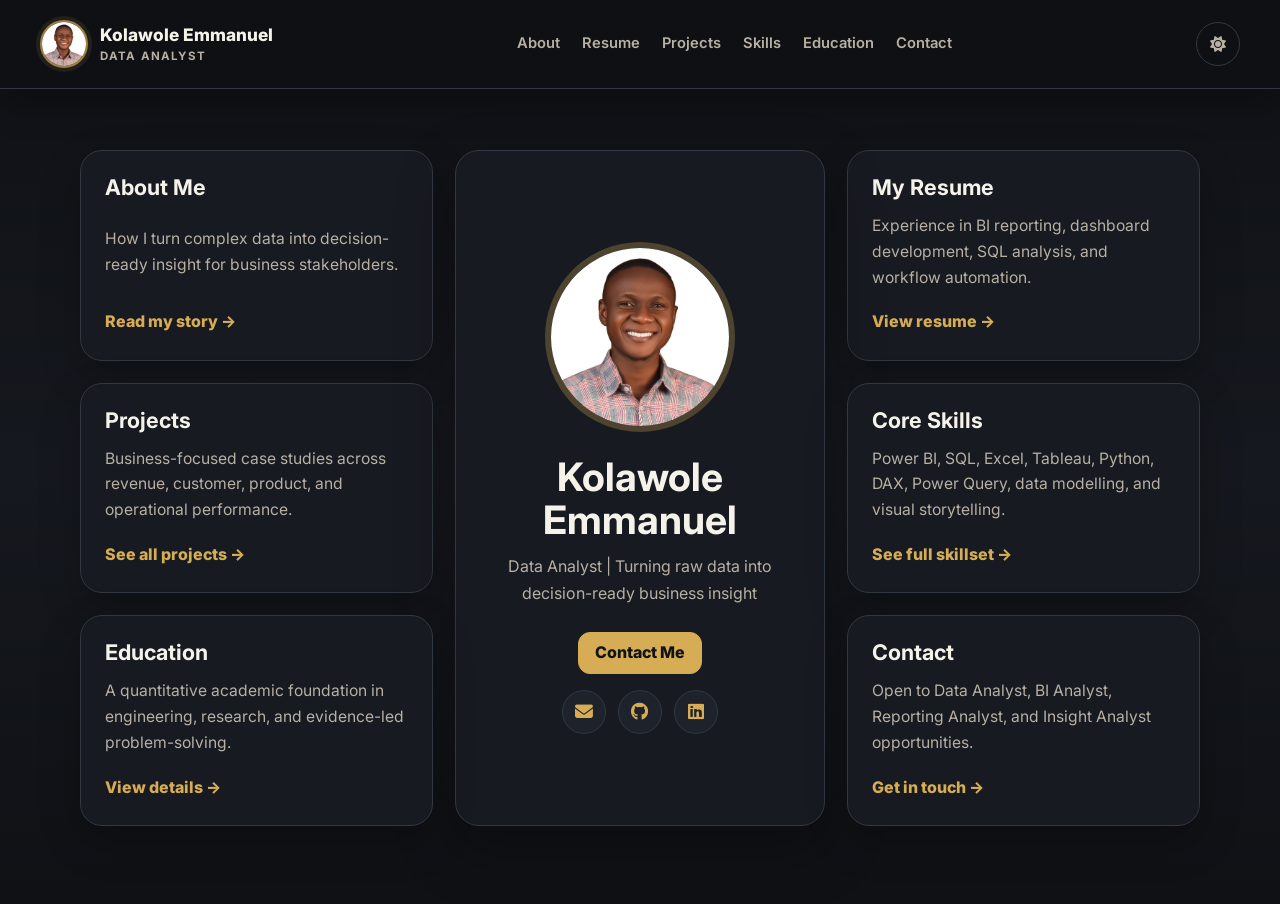
<file: index.html>
<!DOCTYPE html>
<html lang="en">
<head>
    <meta charset="UTF-8">
    <meta name="viewport" content="width=device-width, initial-scale=1.0">
    <meta name="description" content="Kolawole Emmanuel's data analytics portfolio, featuring business intelligence, dashboarding, SQL, Power BI, Tableau, Excel, and Python projects.">
    <title>Kolawole Emmanuel - Data Analyst Portfolio</title>
    <link rel="canonical" href="https://emmakola.github.io/index.html">
    <meta name="theme-color" content="#0f1115">
    <meta property="og:type" content="website">
    <meta property="og:site_name" content="Kolawole Emmanuel">
    <meta property="og:title" content="Kolawole Emmanuel - Data Analyst Portfolio">
    <meta property="og:description" content="Data analytics portfolio featuring business intelligence, dashboarding, SQL, Power BI, Tableau, Excel, and Python projects.">
    <meta property="og:url" content="https://emmakola.github.io/index.html">
    <meta property="og:image" content="https://emmakola.github.io/assets/images/profile-pic.jpg">
    <meta name="twitter:card" content="summary">
    <link rel="icon" type="image/png" sizes="32x32" href="favicon-32x32.png">
    <link rel="apple-touch-icon" href="favicon-32x32.png">
    <link rel="preconnect" href="https://fonts.googleapis.com">
    <link rel="preconnect" href="https://fonts.gstatic.com" crossorigin>
    <link href="https://fonts.googleapis.com/css2?family=Inter:wght@400;500;600;700;800&amp;display=swap" rel="stylesheet">
    <link rel="stylesheet" href="https://cdnjs.cloudflare.com/ajax/libs/font-awesome/6.4.2/css/all.min.css">
    <link rel="stylesheet" href="assets/css/style.css">
</head>
<body class="simple-portfolio">
    <a class="skip-link" href="#main-content">Skip to main content</a>
    <header class="simple-header">
        <div class="nav-shell">
            <a class="simple-brand" href="index.html" aria-label="Kolawole Emmanuel portfolio home">
                <img src="assets/images/profile-pic.jpg" alt="">
                <span><strong>Kolawole Emmanuel</strong><small>Data Analyst</small></span>
            </a>
            <button class="nav-toggle" type="button" aria-expanded="false" aria-controls="primary-navigation" aria-label="Open navigation menu">
                <i class="fas fa-bars" aria-hidden="true"></i>
            </button>
            <nav class="simple-nav" id="primary-navigation" aria-label="Main navigation">
                <a href="about.html">About</a>
                <a href="resume.html">Resume</a>
                <a href="projects.html">Projects</a>
                <a href="skills.html">Skills</a>
                <a href="education.html">Education</a>
                <a href="contact.html">Contact</a>
            </nav>
            <button class="theme-toggle" type="button" aria-label="Switch to light theme" title="Switch to light theme">
                <i class="fas fa-sun" aria-hidden="true"></i>
            </button>
        </div>
    </header>

    <main class="home-hub" id="main-content">
        <section class="hub-grid" aria-label="Portfolio overview">
            <a class="hub-card" href="about.html">
                <h2>About Me</h2>
                <p>How I turn complex data into decision-ready insight for business stakeholders.</p>
                <span>Read my story →</span>
            </a>

            <a class="hub-card" href="resume.html">
                <h2>My Resume</h2>
                <p>Experience in BI reporting, dashboard development, SQL analysis, and workflow automation.</p>
                <span>View resume →</span>
            </a>

            <a class="hub-card" href="projects.html">
                <h2>Projects</h2>
                <p>Business-focused case studies across revenue, customer, product, and operational performance.</p>
                <span>See all projects →</span>
            </a>

            <section class="hub-profile" aria-label="Profile">
                <img src="assets/images/profile-pic.jpg" alt="Kolawole Emmanuel">
                <h1>Kolawole Emmanuel</h1>
                <p>Data Analyst | Turning raw data into decision-ready business insight</p>
                <a class="hub-button" href="contact.html">Contact Me</a>
                <div class="home-social-links" aria-label="Social links">
                    <a href="mailto:emmakola20@gmail.com" aria-label="Email Kolawole Emmanuel"><i class="fas fa-envelope"></i></a>
                    <a href="https://github.com/EmmaKola" target="_blank" rel="noopener noreferrer" aria-label="GitHub profile"><i class="fab fa-github"></i></a>
                    <a href="https://www.linkedin.com/in/emmanuelokolawole" target="_blank" rel="noopener noreferrer" aria-label="LinkedIn profile"><i class="fab fa-linkedin"></i></a>
                </div>
            </section>

            <a class="hub-card" href="skills.html">
                <h2>Core Skills</h2>
                <p>Power BI, SQL, Excel, Tableau, Python, DAX, Power Query, data modelling, and visual storytelling.</p>
                <span>See full skillset →</span>
            </a>

            <a class="hub-card" href="education.html">
                <h2>Education</h2>
                <p>A quantitative academic foundation in engineering, research, and evidence-led problem-solving.</p>
                <span>View details →</span>
            </a>

            <a class="hub-card" href="contact.html">
                <h2>Contact</h2>
                <p>Open to Data Analyst, BI Analyst, Reporting Analyst, and Insight Analyst opportunities.</p>
                <span>Get in touch →</span>
            </a>
        </section>
    </main>
    <script src="assets/js/main.js" defer></script>
</body>
</html>
</file>
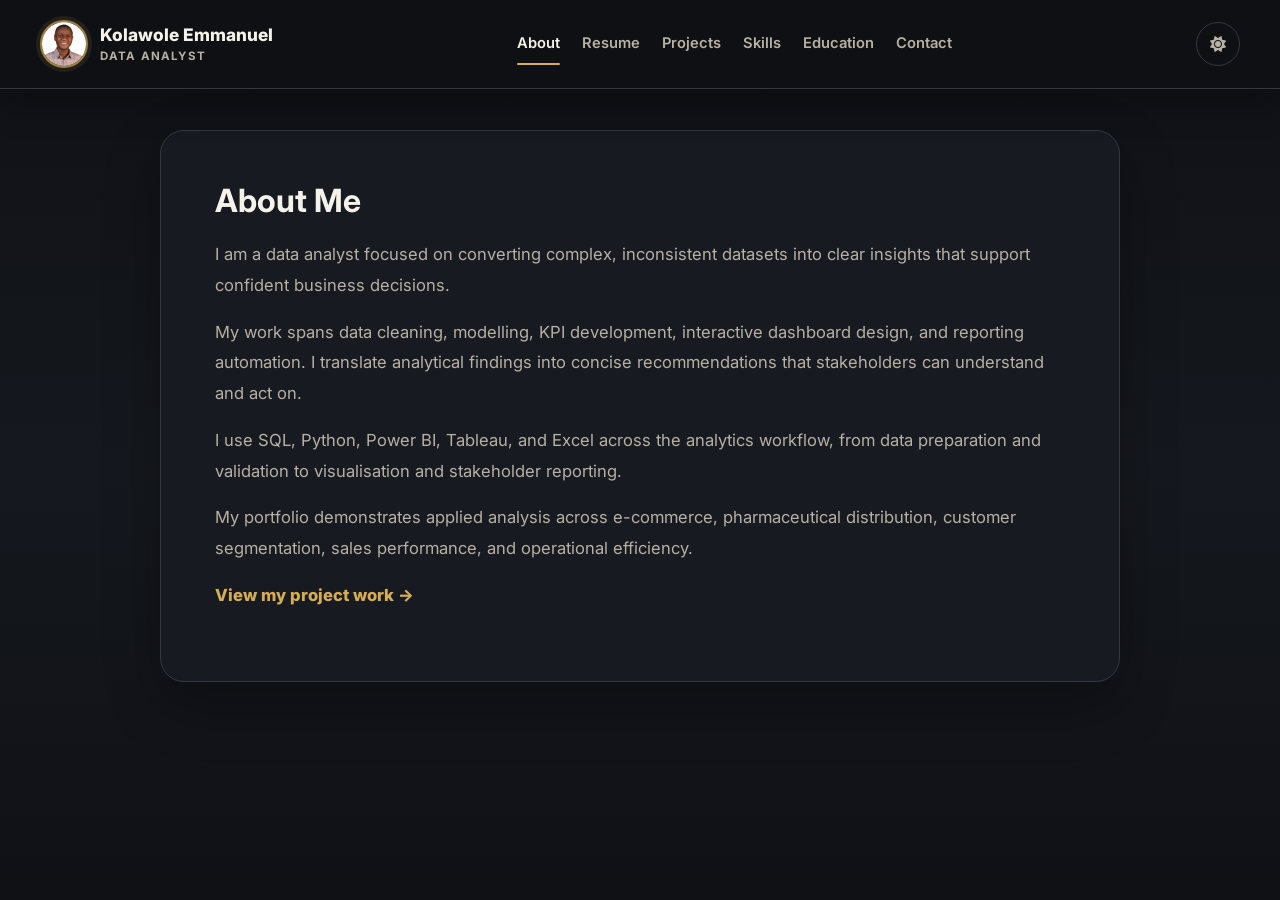
<file: about.html>
<!DOCTYPE html>
<html lang="en">
<head>
    <meta charset="UTF-8">
    <meta name="viewport" content="width=device-width, initial-scale=1.0">
    <meta name="description" content="Learn how Kolawole Emmanuel applies data analysis, business intelligence, and visual storytelling to support better decisions.">
    <title>About - Kolawole Emmanuel</title>
    <link rel="canonical" href="https://emmakola.github.io/about.html">
    <meta name="theme-color" content="#0f1115">
    <meta property="og:type" content="website">
    <meta property="og:site_name" content="Kolawole Emmanuel">
    <meta property="og:title" content="About - Kolawole Emmanuel">
    <meta property="og:description" content="How Kolawole Emmanuel applies data analysis, business intelligence, and visual storytelling to support better decisions.">
    <meta property="og:url" content="https://emmakola.github.io/about.html">
    <meta property="og:image" content="https://emmakola.github.io/assets/images/profile-pic.jpg">
    <meta name="twitter:card" content="summary">
    <link rel="icon" type="image/png" sizes="32x32" href="favicon-32x32.png">
    <link rel="stylesheet" href="https://cdnjs.cloudflare.com/ajax/libs/font-awesome/6.4.2/css/all.min.css">
    <link href="https://fonts.googleapis.com/css2?family=Inter:wght@400;500;600;700;800&amp;display=swap" rel="stylesheet">
    <link rel="stylesheet" href="assets/css/style.css">
</head>
<body class="simple-portfolio inner-page">
    <a class="skip-link" href="#main-content">Skip to main content</a>
    <header class="simple-header">
        <div class="nav-shell">
            <a class="simple-brand" href="index.html" aria-label="Kolawole Emmanuel portfolio home"><img src="assets/images/profile-pic.jpg" alt=""><span><strong>Kolawole Emmanuel</strong><small>Data Analyst</small></span></a>
            <button class="nav-toggle" type="button" aria-expanded="false" aria-controls="primary-navigation" aria-label="Open navigation menu"><i class="fas fa-bars" aria-hidden="true"></i></button>
            <nav class="simple-nav" id="primary-navigation" aria-label="Main navigation"><a href="about.html">About</a><a href="resume.html">Resume</a><a href="projects.html">Projects</a><a href="skills.html">Skills</a><a href="education.html">Education</a><a href="contact.html">Contact</a></nav>
            <button class="theme-toggle" type="button" aria-label="Switch to light theme" title="Switch to light theme"><i class="fas fa-sun" aria-hidden="true"></i></button>
        </div>
    </header>

    <main class="simple-main" id="main-content">
        <section class="simple-content">
            <h1>About Me</h1>
            <p>I am a data analyst focused on converting complex, inconsistent datasets into clear insights that support confident business decisions.</p>
            <p>My work spans data cleaning, modelling, KPI development, interactive dashboard design, and reporting automation. I translate analytical findings into concise recommendations that stakeholders can understand and act on.</p>
            <p>I use SQL, Python, Power BI, Tableau, and Excel across the analytics workflow, from data preparation and validation to visualisation and stakeholder reporting.</p>
            <p>My portfolio demonstrates applied analysis across e-commerce, pharmaceutical distribution, customer segmentation, sales performance, and operational efficiency.</p>
            <p><a class="simple-link" href="projects.html">View my project work →</a></p>
        </section>
    </main>
    <script src="assets/js/main.js" defer></script>
</body>
</html>
</file>
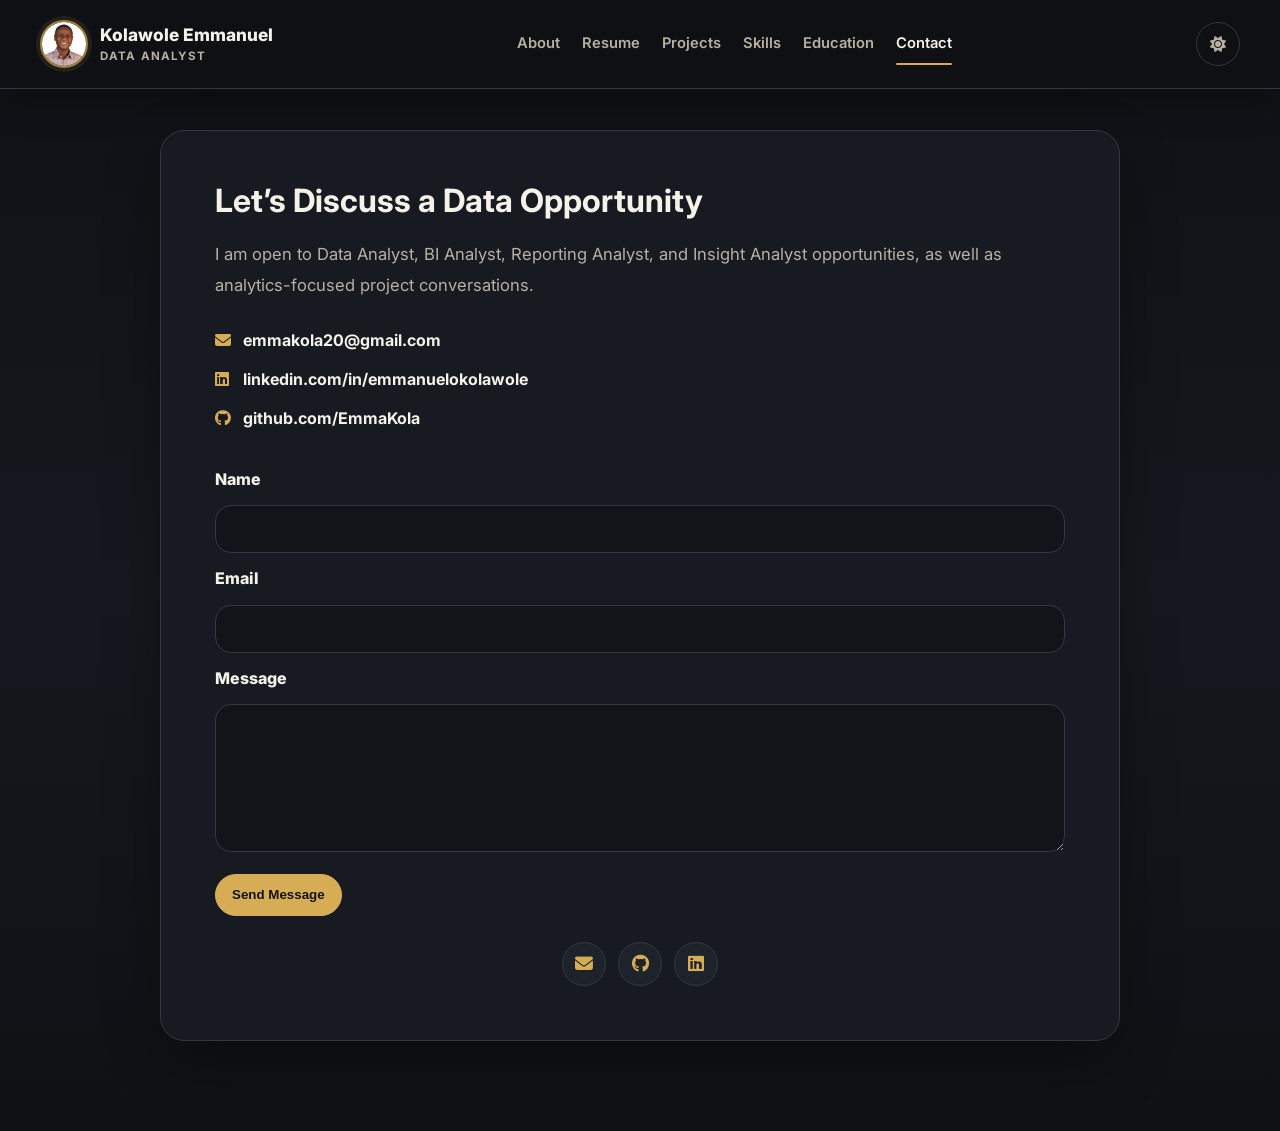
<file: contact.html>
<!DOCTYPE html>
<html lang="en">
<head>
    <meta charset="UTF-8">
    <meta name="viewport" content="width=device-width, initial-scale=1.0">
    <meta name="description" content="Contact data analyst Kolawole Emmanuel about business intelligence, reporting, dashboarding, and analytics opportunities.">
    <title>Contact - Kolawole Emmanuel</title>
    <link rel="canonical" href="https://emmakola.github.io/contact.html">
    <meta name="theme-color" content="#0f1115">
    <meta property="og:type" content="website">
    <meta property="og:site_name" content="Kolawole Emmanuel">
    <meta property="og:title" content="Contact - Kolawole Emmanuel">
    <meta property="og:description" content="Contact data analyst Kolawole Emmanuel about business intelligence, reporting, dashboarding, and analytics opportunities.">
    <meta property="og:url" content="https://emmakola.github.io/contact.html">
    <meta property="og:image" content="https://emmakola.github.io/assets/images/profile-pic.jpg">
    <meta name="twitter:card" content="summary">
    <link rel="icon" type="image/png" sizes="32x32" href="favicon-32x32.png">
    <link rel="stylesheet" href="https://cdnjs.cloudflare.com/ajax/libs/font-awesome/6.4.2/css/all.min.css">
    <link href="https://fonts.googleapis.com/css2?family=Inter:wght@400;500;600;700;800&amp;display=swap" rel="stylesheet">
    <link rel="stylesheet" href="assets/css/style.css">
</head>
<body class="simple-portfolio inner-page">
    <a class="skip-link" href="#main-content">Skip to main content</a>
    <header class="simple-header">
        <div class="nav-shell">
            <a class="simple-brand" href="index.html" aria-label="Kolawole Emmanuel portfolio home"><img src="assets/images/profile-pic.jpg" alt=""><span><strong>Kolawole Emmanuel</strong><small>Data Analyst</small></span></a>
            <button class="nav-toggle" type="button" aria-expanded="false" aria-controls="primary-navigation" aria-label="Open navigation menu"><i class="fas fa-bars" aria-hidden="true"></i></button>
            <nav class="simple-nav" id="primary-navigation" aria-label="Main navigation"><a href="about.html">About</a><a href="resume.html">Resume</a><a href="projects.html">Projects</a><a href="skills.html">Skills</a><a href="education.html">Education</a><a href="contact.html">Contact</a></nav>
            <button class="theme-toggle" type="button" aria-label="Switch to light theme" title="Switch to light theme"><i class="fas fa-sun" aria-hidden="true"></i></button>
        </div>
    </header>

    <main class="simple-main" id="main-content">
        <section class="simple-content contact-content">
            <h1>Let’s Discuss a Data Opportunity</h1>
            <p>I am open to Data Analyst, BI Analyst, Reporting Analyst, and Insight Analyst opportunities, as well as analytics-focused project conversations.</p>

            <div class="contact-details">
                <a href="mailto:emmakola20@gmail.com"><i class="fas fa-envelope"></i> emmakola20@gmail.com</a>
                <a href="https://www.linkedin.com/in/emmanuelokolawole" target="_blank" rel="noopener noreferrer"><i class="fab fa-linkedin"></i> linkedin.com/in/emmanuelokolawole</a>
                <a href="https://github.com/EmmaKola" target="_blank" rel="noopener noreferrer"><i class="fab fa-github"></i> github.com/EmmaKola</a>
            </div>

            <form action="https://formsubmit.co/emmakola20@gmail.com" method="POST" class="simple-form">
                <label for="name">Name</label>
                <input type="text" name="name" id="name" required>

                <label for="email">Email</label>
                <input type="email" name="email" id="email" required>

                <label for="message">Message</label>
                <textarea name="message" id="message" rows="6" required></textarea>

                <button class="simple-button" type="submit">Send Message</button>

                <div class="form-social-links" aria-label="Social links">
                    <a href="mailto:emmakola20@gmail.com" aria-label="Email Kolawole Emmanuel"><i class="fas fa-envelope"></i></a>
                    <a href="https://github.com/EmmaKola" target="_blank" rel="noopener noreferrer" aria-label="GitHub profile"><i class="fab fa-github"></i></a>
                    <a href="https://www.linkedin.com/in/emmanuelokolawole" target="_blank" rel="noopener noreferrer" aria-label="LinkedIn profile"><i class="fab fa-linkedin"></i></a>
                </div>
            </form>
        </section>
    </main>
    <script src="assets/js/main.js" defer></script>
</body>
</html>
</file>
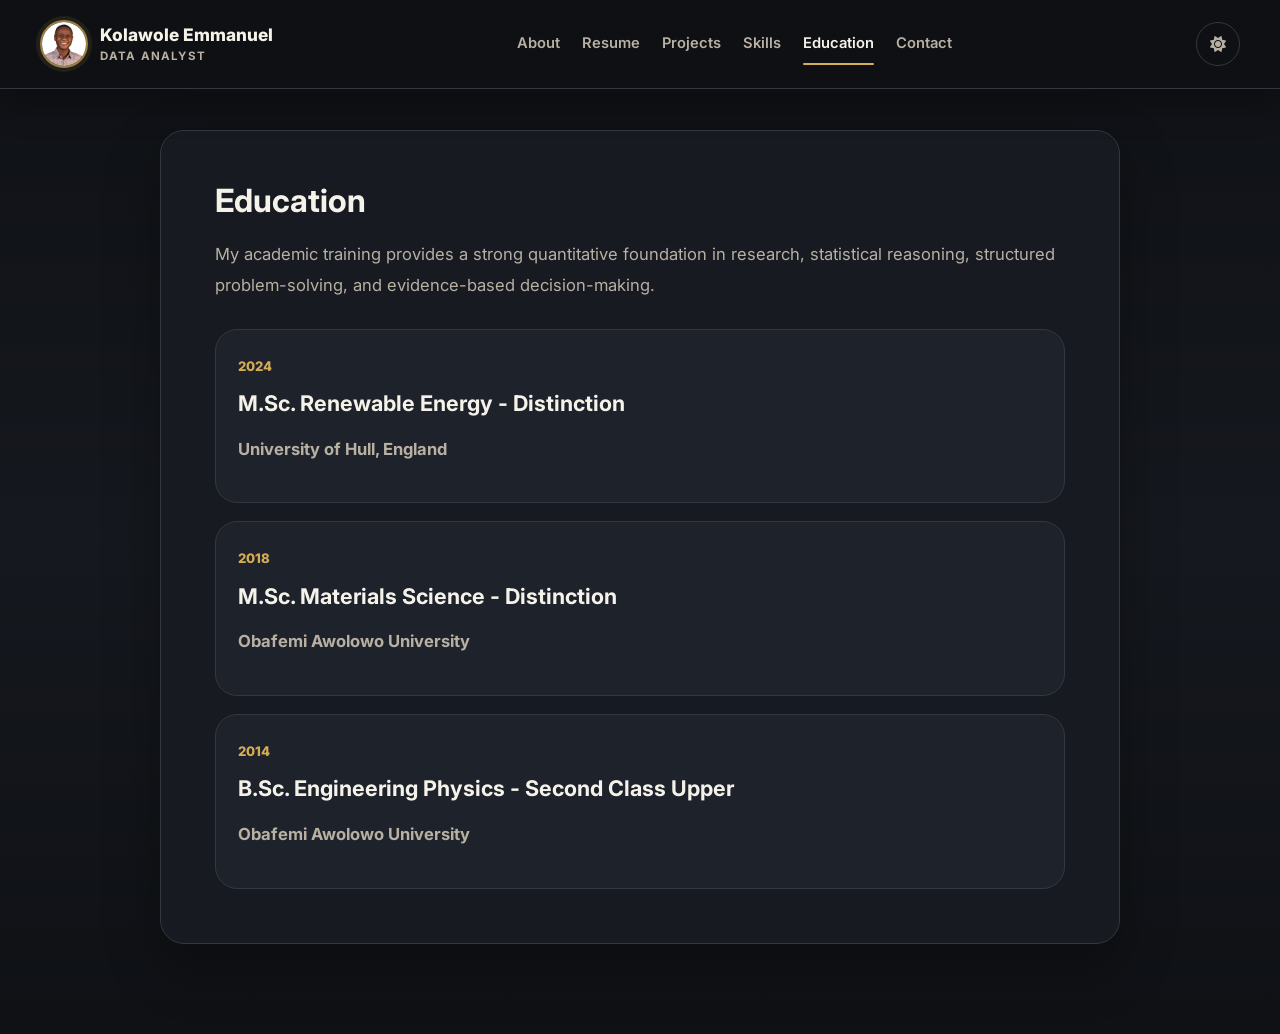
<file: education.html>
<!DOCTYPE html>
<html lang="en">
<head>
    <meta charset="UTF-8">
    <meta name="viewport" content="width=device-width, initial-scale=1.0">
    <meta name="description" content="Kolawole Emmanuel's quantitative academic background in renewable energy, materials science, engineering physics, and data analysis.">
    <title>Education - Kolawole Emmanuel</title>
    <link rel="canonical" href="https://emmakola.github.io/education.html">
    <meta name="theme-color" content="#0f1115">
    <meta property="og:type" content="website">
    <meta property="og:site_name" content="Kolawole Emmanuel">
    <meta property="og:title" content="Education - Kolawole Emmanuel">
    <meta property="og:description" content="A quantitative academic background in renewable energy, materials science, engineering physics, and data analysis.">
    <meta property="og:url" content="https://emmakola.github.io/education.html">
    <meta property="og:image" content="https://emmakola.github.io/assets/images/profile-pic.jpg">
    <meta name="twitter:card" content="summary">
    <link rel="icon" type="image/png" sizes="32x32" href="favicon-32x32.png">
    <link rel="stylesheet" href="https://cdnjs.cloudflare.com/ajax/libs/font-awesome/6.4.2/css/all.min.css">
    <link href="https://fonts.googleapis.com/css2?family=Inter:wght@400;500;600;700;800&amp;display=swap" rel="stylesheet">
    <link rel="stylesheet" href="assets/css/style.css">
</head>
<body class="simple-portfolio inner-page">
    <a class="skip-link" href="#main-content">Skip to main content</a>
    <header class="simple-header">
        <div class="nav-shell">
            <a class="simple-brand" href="index.html" aria-label="Kolawole Emmanuel portfolio home"><img src="assets/images/profile-pic.jpg" alt=""><span><strong>Kolawole Emmanuel</strong><small>Data Analyst</small></span></a>
            <button class="nav-toggle" type="button" aria-expanded="false" aria-controls="primary-navigation" aria-label="Open navigation menu"><i class="fas fa-bars" aria-hidden="true"></i></button>
            <nav class="simple-nav" id="primary-navigation" aria-label="Main navigation"><a href="about.html">About</a><a href="resume.html">Resume</a><a href="projects.html">Projects</a><a href="skills.html">Skills</a><a href="education.html">Education</a><a href="contact.html">Contact</a></nav>
            <button class="theme-toggle" type="button" aria-label="Switch to light theme" title="Switch to light theme"><i class="fas fa-sun" aria-hidden="true"></i></button>
        </div>
    </header>

    <main class="simple-main" id="main-content">
        <section class="simple-content">
            <h1>Education</h1>
            <p>My academic training provides a strong quantitative foundation in research, statistical reasoning, structured problem-solving, and evidence-based decision-making.</p>

            <div class="education-card-list">
                <article class="education-card">
                    <span>2024</span>
                    <h2>M.Sc. Renewable Energy - Distinction</h2>
                    <p><strong>University of Hull, England</strong></p>
                </article>
                <article class="education-card">
                    <span>2018</span>
                    <h2>M.Sc. Materials Science - Distinction</h2>
                    <p><strong>Obafemi Awolowo University</strong></p>
                </article>
                <article class="education-card">
                    <span>2014</span>
                    <h2>B.Sc. Engineering Physics - Second Class Upper</h2>
                    <p><strong>Obafemi Awolowo University</strong></p>
                </article>
            </div>
        </section>
    </main>
    <script src="assets/js/main.js" defer></script>
</body>
</html>
</file>
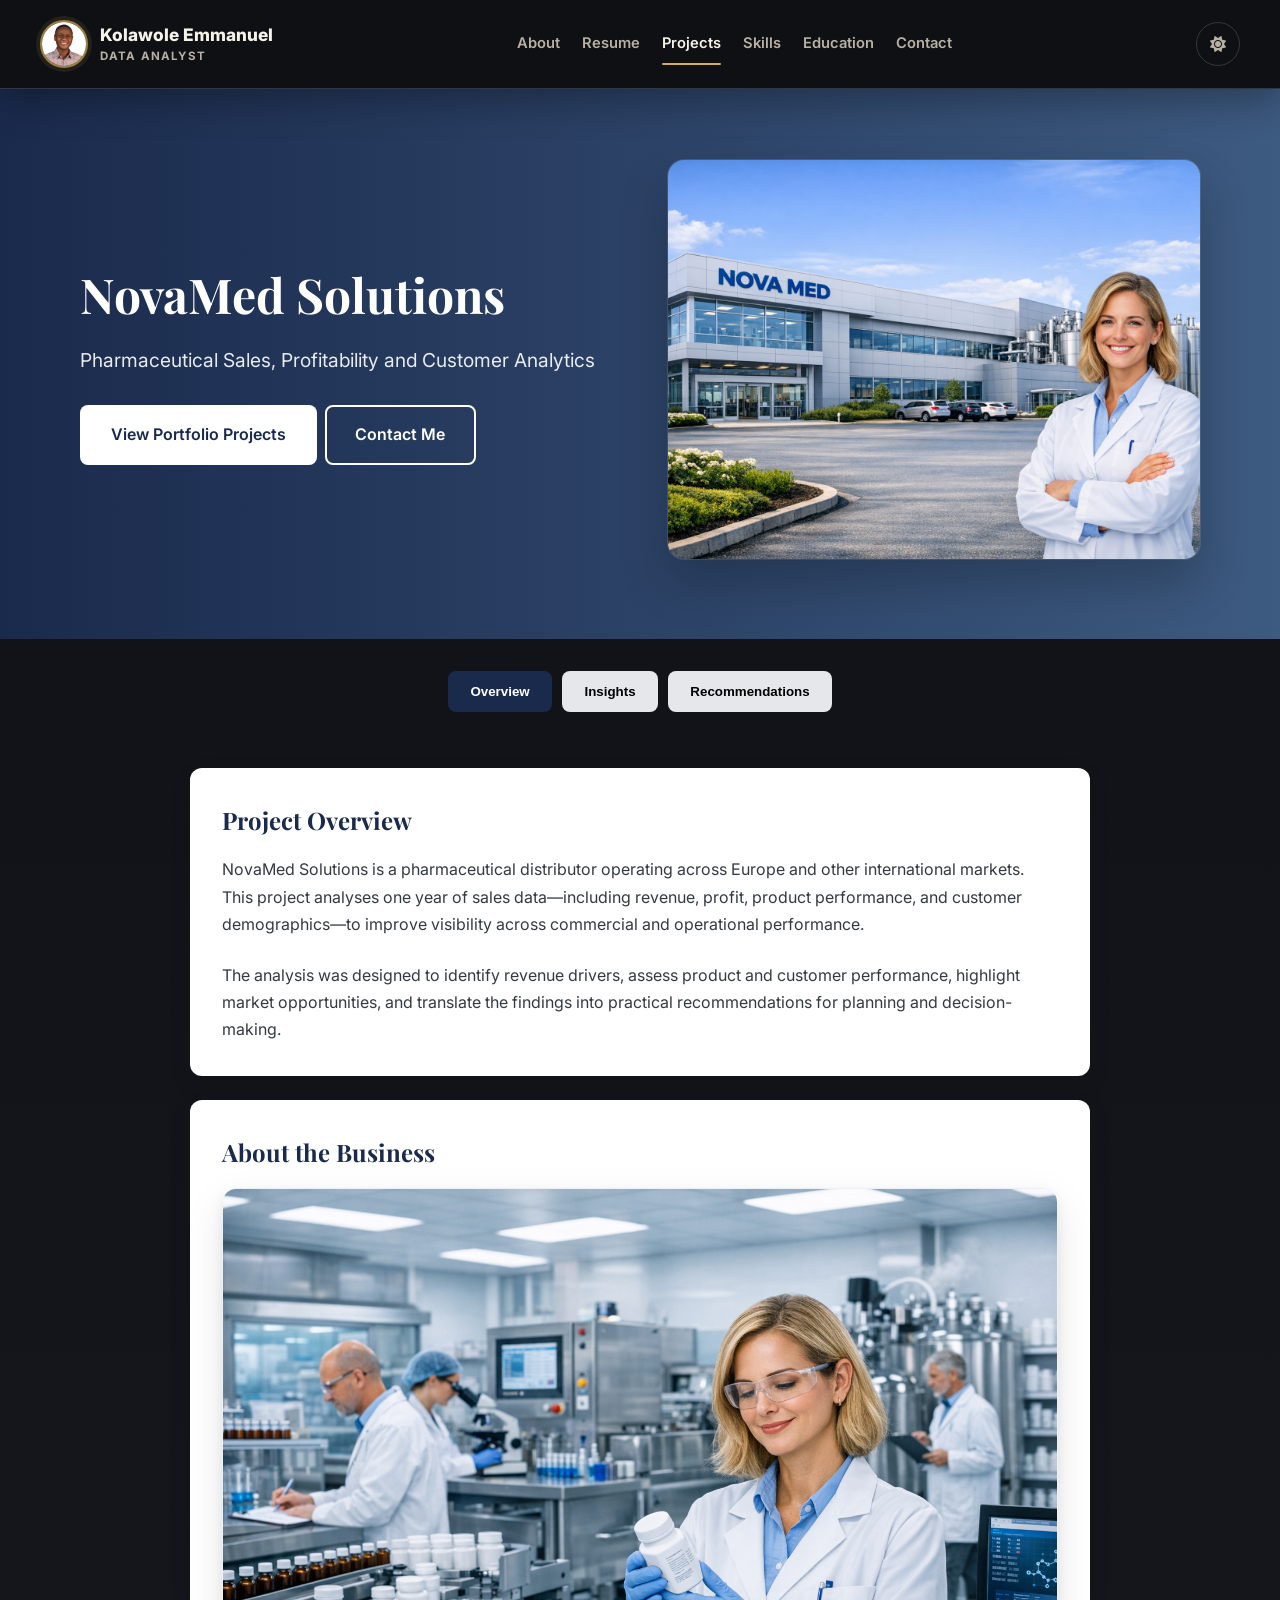
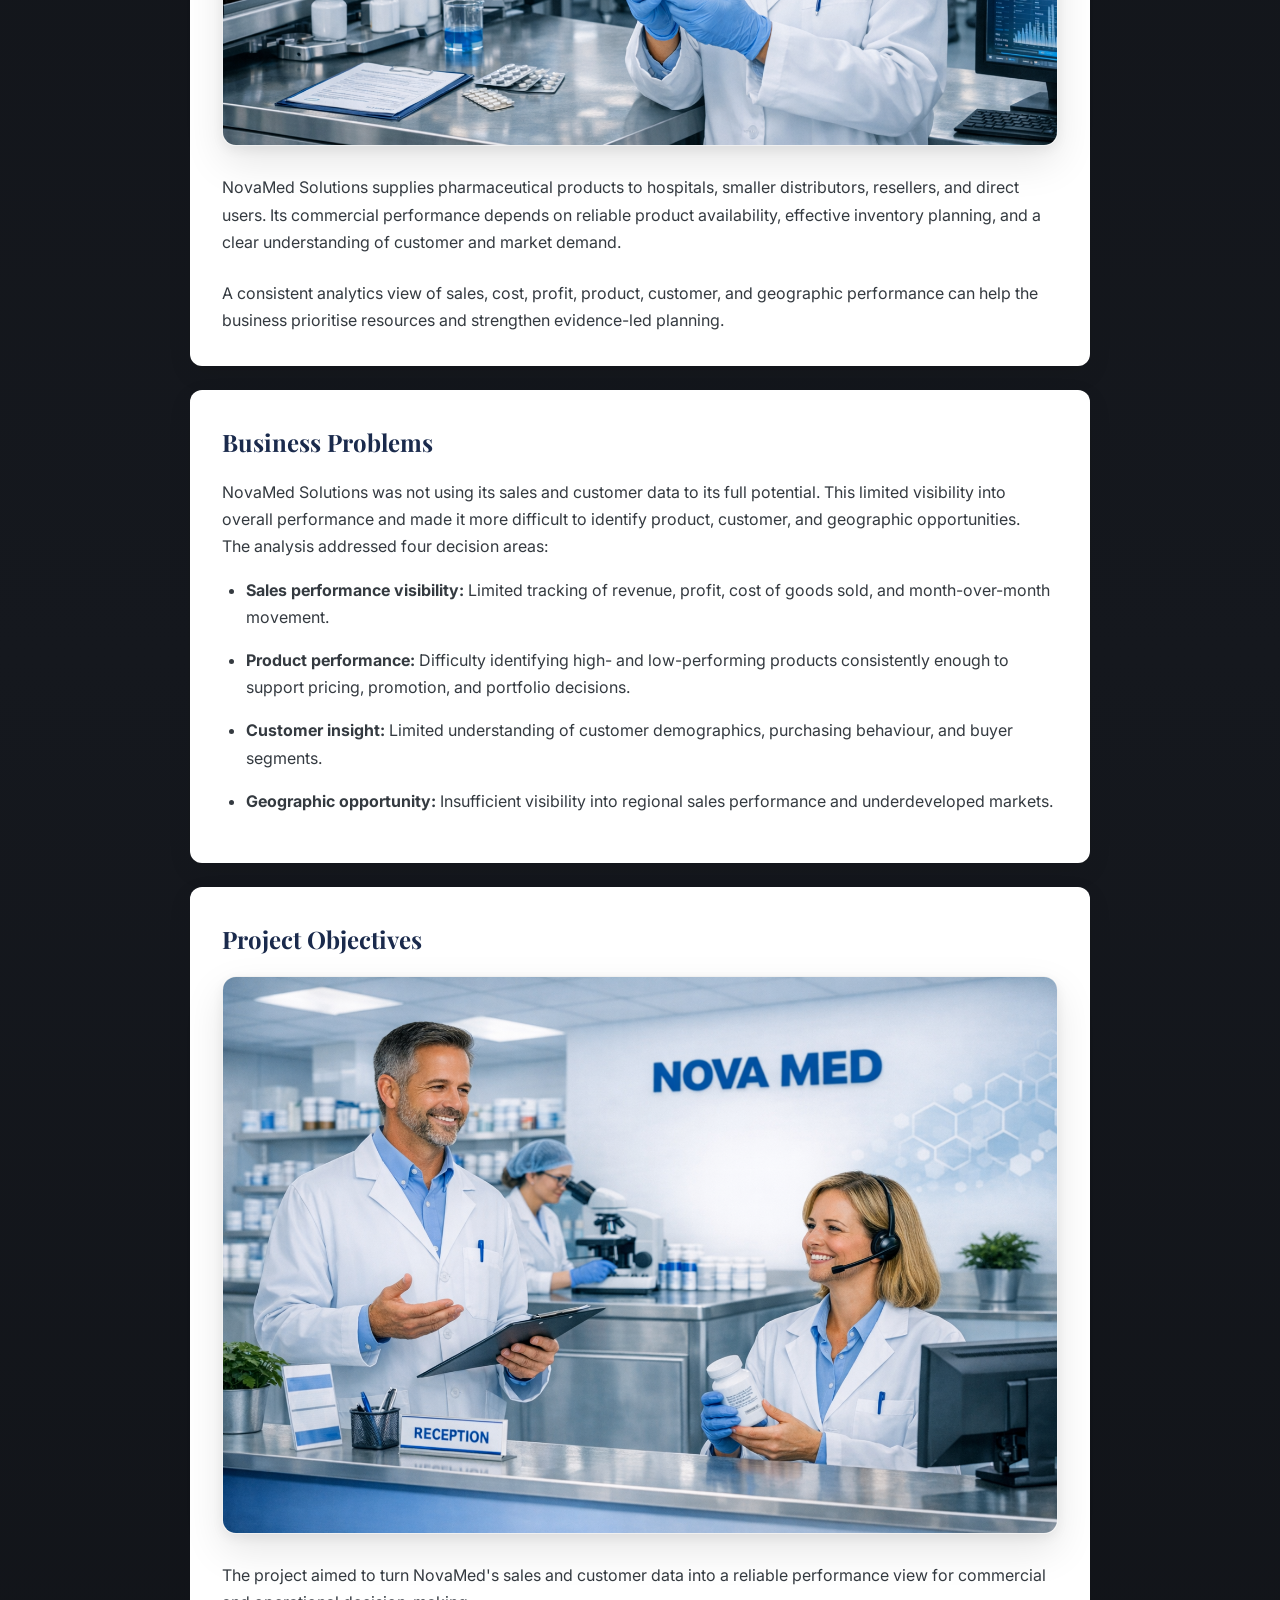
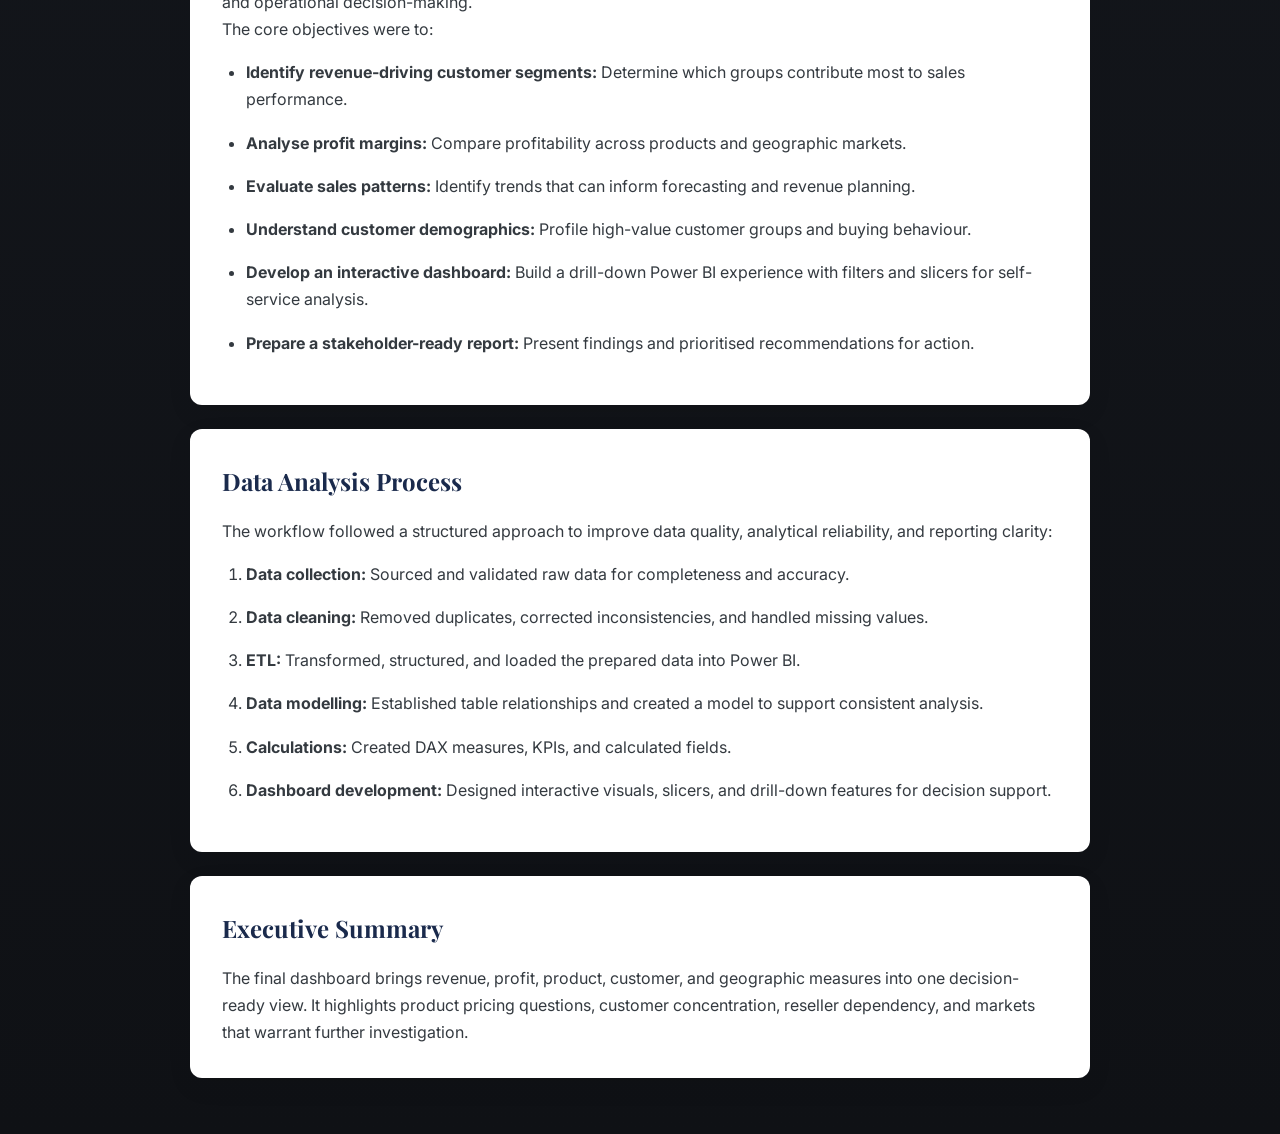
<file: project.html>
<!DOCTYPE html>
<html lang="en">
<head>
    <meta charset="UTF-8">
    <meta name="viewport" content="width=device-width, initial-scale=1.0">
    <meta name="description" content="NovaMed Solutions Power BI case study by Kolawole Emmanuel, covering revenue, profitability, product performance, customer segments, and geographic opportunity.">

    <link rel="canonical" href="https://emmakola.github.io/project.html">
    <meta name="theme-color" content="#0f1115">
    <meta property="og:type" content="article">
    <meta property="og:site_name" content="Kolawole Emmanuel">
    <meta property="og:title" content="NovaMed Solutions Analytics Case Study - Kolawole Emmanuel">
    <meta property="og:description" content="A Power BI case study covering revenue, profitability, product performance, customer segments, and geographic opportunity.">
    <meta property="og:url" content="https://emmakola.github.io/project.html">
    <meta property="og:image" content="https://emmakola.github.io/assets/images/NovaMed%20Company.png">
    <meta name="twitter:card" content="summary_large_image">
    <link rel="icon" type="image/png" sizes="32x32" href="favicon-32x32.png">
    <link rel="apple-touch-icon" href="favicon-32x32.png">

    <!-- Fonts -->
    <link href="https://fonts.googleapis.com/css2?family=Inter:wght@400;500;600;700;800&amp;family=Playfair+Display:wght@500;700&amp;family=Lato:wght@300;400;700&amp;display=swap" rel="stylesheet">

    <!-- Icons -->
    <link rel="stylesheet" href="https://cdnjs.cloudflare.com/ajax/libs/font-awesome/6.4.2/css/all.min.css">

    <!-- Stylesheet -->
    <link rel="stylesheet" href="assets/css/style.css">

    <title>NovaMed Solutions Analytics Case Study - Kolawole Emmanuel</title>
</head>

<body class="simple-portfolio project-page">
    <a class="skip-link" href="#main-content">Skip to main content</a>
    <header class="simple-header">
        <div class="nav-shell">
            <a class="simple-brand" href="index.html" aria-label="Kolawole Emmanuel portfolio home"><img src="assets/images/profile-pic.jpg" alt=""><span><strong>Kolawole Emmanuel</strong><small>Data Analyst</small></span></a>
            <button class="nav-toggle" type="button" aria-expanded="false" aria-controls="primary-navigation" aria-label="Open navigation menu"><i class="fas fa-bars" aria-hidden="true"></i></button>
            <nav class="simple-nav" id="primary-navigation" aria-label="Main navigation"><a href="about.html">About</a><a href="resume.html">Resume</a><a href="projects.html">Projects</a><a href="skills.html">Skills</a><a href="education.html">Education</a><a href="contact.html">Contact</a></nav>
            <button class="theme-toggle" type="button" aria-label="Switch to light theme" title="Switch to light theme"><i class="fas fa-sun" aria-hidden="true"></i></button>
        </div>
    </header>

    <main id="main-content">

    <!-- HERO SECTION -->
    <section class="hero project-hero">
        <div class="project-hero-inner">
            <div class="hero-content">
                <h1>NovaMed Solutions</h1>
                <p>Pharmaceutical Sales, Profitability and Customer Analytics</p>

                <div class="hero-buttons">
                    <a href="projects.html" class="hero-btn">View Portfolio Projects</a>
                    <a href="contact.html" class="hero-btn secondary">Contact Me</a>
                </div>
            </div>
            <div class="project-hero-visual">
                <figure class="project-hero-frame">
                    <img src="assets/images/NovaMed%20Company.png" alt="Nova Med Solutions pharmaceutical company and operations">
                </figure>
            </div>
        </div>
    </section>

    <!-- TABS -->
    <div class="tabs" role="tablist" aria-label="Case study sections">
        <button class="tab-btn active" type="button" role="tab" aria-selected="true" aria-controls="overview" onclick="openTab('overview', event)">Overview</button>
        <button class="tab-btn" type="button" role="tab" aria-selected="false" aria-controls="insights" onclick="openTab('insights', event)">Insights</button>
        <button class="tab-btn" type="button" role="tab" aria-selected="false" aria-controls="recommendations" onclick="openTab('recommendations', event)">Recommendations</button>
    </div>

    <!-- OVERVIEW TAB -->
    <section id="overview" class="tab-content active">

        <div class="card">
            <h2>Project Overview</h2>
            <p>NovaMed Solutions is a pharmaceutical distributor operating across Europe and other international markets. This project analyses one year of sales data—including revenue, profit, product performance, and customer demographics—to improve visibility across commercial and operational performance.</p>
            <p class="spaced">The analysis was designed to identify revenue drivers, assess product and customer performance, highlight market opportunities, and translate the findings into practical recommendations for planning and decision-making.</p>
        </div>

        <div class="card">
            <h2>About the Business</h2>
            <figure class="card-section-figure">
                <img src="assets/images/About%20the%20Business.png" alt="NovaMed Solutions — pharmaceutical distribution and healthcare partners">
            </figure>
            <p>NovaMed Solutions supplies pharmaceutical products to hospitals, smaller distributors, resellers, and direct users. Its commercial performance depends on reliable product availability, effective inventory planning, and a clear understanding of customer and market demand.</p>
            <p class="spaced">A consistent analytics view of sales, cost, profit, product, customer, and geographic performance can help the business prioritise resources and strengthen evidence-led planning.</p>
        </div>

       <div class="card">
    <h2>Business Problems</h2>

    <p>
        NovaMed Solutions was not using its sales and customer data to its full potential. This limited visibility into overall performance and made it more difficult to identify product, customer, and geographic opportunities.
    </p>

    <p>
        The analysis addressed four decision areas:
    </p>

    <ul class="business-list">
        <li><strong>Sales performance visibility:</strong> Limited tracking of revenue, profit, cost of goods sold, and month-over-month movement.</li>

        <li><strong>Product performance:</strong> Difficulty identifying high- and low-performing products consistently enough to support pricing, promotion, and portfolio decisions.</li>

        <li><strong>Customer insight:</strong> Limited understanding of customer demographics, purchasing behaviour, and buyer segments.</li>

        <li><strong>Geographic opportunity:</strong> Insufficient visibility into regional sales performance and underdeveloped markets.</li>
    </ul>
</div>


        <div class="card">
    <h2>Project Objectives</h2>

    <figure class="card-section-figure">
        <img src="assets/images/Project%20Objectives.jpg" alt="NovaMed project objectives — data analysis and strategic goals">
    </figure>

    <p>
        The project aimed to turn NovaMed's sales and customer data into a reliable performance view for commercial and operational decision-making.
    </p>

    <p>
        The core objectives were to:
    </p>

    <ul class="objectives-list">
        <li><strong>Identify revenue-driving customer segments:</strong> Determine which groups contribute most to sales performance.</li>

        <li><strong>Analyse profit margins:</strong> Compare profitability across products and geographic markets.</li>

        <li><strong>Evaluate sales patterns:</strong> Identify trends that can inform forecasting and revenue planning.</li>

        <li><strong>Understand customer demographics:</strong> Profile high-value customer groups and buying behaviour.</li>

        <li><strong>Develop an interactive dashboard:</strong> Build a drill-down Power BI experience with filters and slicers for self-service analysis.</li>

        <li><strong>Prepare a stakeholder-ready report:</strong> Present findings and prioritised recommendations for action.</li>
    </ul>
</div>


       <div class="card">
    <h2>Data Analysis Process</h2>

    <p>
        The workflow followed a structured approach to improve data quality, analytical reliability, and reporting clarity:
    </p>

    <ol class="process-list">
        <li><strong>Data collection:</strong> Sourced and validated raw data for completeness and accuracy.</li>

        <li><strong>Data cleaning:</strong> Removed duplicates, corrected inconsistencies, and handled missing values.</li>

        <li><strong>ETL:</strong> Transformed, structured, and loaded the prepared data into Power BI.</li>

        <li><strong>Data modelling:</strong> Established table relationships and created a model to support consistent analysis.</li>

        <li><strong>Calculations:</strong> Created DAX measures, KPIs, and calculated fields.</li>

        <li><strong>Dashboard development:</strong> Designed interactive visuals, slicers, and drill-down features for decision support.</li>
    </ol>
</div>


        <div class="card">
            <h2>Executive Summary</h2>
            <p>The final dashboard brings revenue, profit, product, customer, and geographic measures into one decision-ready view. It highlights product pricing questions, customer concentration, reseller dependency, and markets that warrant further investigation.</p>
        </div>

    </section>

    <!-- INSIGHTS TAB 
    -------------------------------------------->
    <section id="insights" class="tab-content">
      
        <div class="accordion">
              <h2>Key Insights</h2>
            
             <!-- Revenue and Profit Trend Button
            -------------------------------------> 
            
            <button class="accordion-btn" type="button" aria-expanded="false">Revenue and Profit Trends</button>
            <div class="accordion-content">
               <!-- Chart Image -->  
                <div class="chart-container">
        <div class="chart-card">
        <img src="assets/images/RevenueProfit.png" 
             alt="Revenue and Profit Trend" 
             class="insight-chart">
        </div>
        </div>
           <!-- Chart Image end -->  
                
                <p>Revenue and profit fluctuated across the year rather than following a consistent growth path. January, July, and September recorded clear peaks, while February declined sharply. The repeated peaks may reflect demand cycles, but additional operational and market data would be required to confirm seasonality. Profit moved closely with revenue and maintained a broadly consistent gap, suggesting relatively stable cost behaviour during the period.</p>
        </div>
             <!-- Revenue and Profit Trend Button End 
            -------------------------------------------> 
            
            <!-- Performing and Underperforming Product 
            ---------------------------------------------->
            
            <button class="accordion-btn" type="button" aria-expanded="false">High- and Low-Performing Products</button>
            <div class="accordion-content">
               <!-- Chart Image Top 5 Drugs -->  
                <div class="chart-container">
        <div class="chart-card-2">
        <img src="assets/images/Top 5 drugs (2).png" 
             alt="Top five NovaMed products by revenue"
             class="insight-chart">
        </div>
        </div>
           <!-- Chart Image Top 5 drugs end -->  
                
                <p>Doxycycline, Ergocalciferol, and Lisinopril form the strongest revenue group, while Clonazepam and Ezetimibe follow closely. The relatively even contribution across these products reduces dependence on a single top-selling medication.</p>
                <p>Together, the five products provide a broad revenue base at the top of the portfolio.</p>

                 <!-- Chart Image Doughnut chat -->  
                <div class="chart-container">
        <div class="chart-card-2">
        <img src="assets/images/Percentage Contribution.png" 
             alt="Percentage revenue contribution of NovaMed's top five products"
             class="insight-chart">
        </div>
        </div>
           <!-- Chart Image end Doughnut chat--> 

        <p>The percentage contribution view confirms a balanced mix among the top five products, with no single medication dominating revenue.</p>

                  <!-- Chart Image Low performing product chat -->  
                <div class="chart-container">
        <div class="chart-card-2">
        <img src="assets/images/Bottom 5 drugs.png" 
             alt="Low Performing Products" 
             class="insight-chart">
        </div>
        </div>
           <!-- Chart Image end low performing product chat--> 

            <p>Hydrochlorothiazide, Fluticasone, Amoxicillin, Montelukast, and Warfarin generated substantially less revenue than the leading products. Pricing, unit volume, procurement cost, competition, and demand should be examined before attributing the gap to a specific cause.</p>

                <p>While the top‑earning medications drive NovaMed’s financial strength, the quantity‑sold analysis reveals a more nuanced picture of market behaviour.</p>

                 <!-- Chart Image quantity sold -->  
                <div class="chart-container">
        <div class="chart-card-3">
        <img src="assets/images/top 5 and low 5.png" 
             alt="Performance of Drugs" 
             class="insight-chart">
        </div>
        </div>
           <!-- Chart Image qauntity sold end --> 

        <p>Doxycycline ranked first for revenue but second for units sold, with unit sales approximately 36% below Lisinopril. Lisinopril therefore warrants a price-and-cost review to understand why stronger volume does not translate into the highest revenue. Hydrochlorothiazide, Montelukast, and Amoxicillin also recorded relatively high unit demand but lower revenue, indicating a need to assess pricing and product economics.</p>

        </div>
        <!-- Performing and Underperforming Product Ends
            ------------------------------------------------> 

          <!-- Profit Margin and Sales efficiency
            -----------------------------------------> 
            
            <button class="accordion-btn" type="button" aria-expanded="false">Profit Margin and Sales Efficiency</button>
            <div class="accordion-content">
               <!-- Chart Image profit Margin -->  
                <div class="chart-container">
        <div class="chart-card-6">
        <img src="assets/images/Profit and Margin.png" 
             alt="NovaMed product profit margin and sales efficiency"
             class="insight-chart">
        </div>
        </div>
           <!-- Chart Image end profit Margin -->  
                
                <p>Aspirin and Omeprazole recorded the highest profit-margin ratio at 0.98, followed closely by Escitalopram. Doxycycline, the highest-revenue product, recorded a lower ratio of 0.95. The difference warrants a closer review of pricing, procurement cost, discounts, and product mix.</p>

            <!-- Chart Image Doxycycline -->  
                <div class="chart-container">
        <div class="chart-card-6">
        <img src="assets/images/Doxycycline.png" 
             alt="Doxycycline monthly revenue and profit trends"
             class="insight-chart">
        </div>
        </div>
           <!-- Chart Image end Doxycycline --> 

                <p>Doxycycline shows a consistent gap between revenue and profit, which supports a review of product-level cost efficiency. Sales peaks appear early, mid-year, and near year-end. Revenue and profit rise and fall together, showing that profitability is closely linked to changes in sales volume or value.</p>

                 <!-- Chart Image Aspirin -->  
                <div class="chart-container">
        <div class="chart-card-6">
        <img src="assets/images/Aspirin.png" 
             alt="Aspirin monthly revenue and profit trends"
             class="insight-chart">
        </div>
        </div>
           <!-- Chart Image end Aspirin-->  

            <p>Aspirin shows a more stable and closely aligned revenue-and-profit pattern. The limited divergence indicates a consistent profit-to-revenue relationship and relatively stable product economics during the reporting period.</p>
                
        </div>
             <!-- Profit Margin and Sales Efficiency ends
            ------------------------------------------------>

             <!-- Revenue and Customer Demographics
            -------------------------------------> 
            
            <button class="accordion-btn" type="button" aria-expanded="false">Revenue and Customer Demographics</button>
            <div class="accordion-content">
               <!-- Chart Image Revenue by Gender -->  
                <div class="chart-container">
        <div class="chart-card-4">
        <img src="assets/images/Revenue by Gender.png" 
             alt="Revenue by Gender" 
             class="insight-chart">
        </div>
        </div>
           <!-- Chart Image Revenue by Gender end -->  
                
                <p>Male customers contributed the most revenue across the reporting period, peaking at $3.3M in May. Female customers and the Other category followed a similar pattern at lower levels, indicating broadly comparable movement with different revenue contributions.</p>

                 <!-- Chart Image Revenue by Segment -->  
                <div class="chart-container">
        <div class="chart-card-2">
        <img src="assets/images/Revenue by Segment 2.png" 
             alt="NovaMed revenue contribution by customer segment"
             class="insight-chart">
        </div>
        </div>
           <!-- Chart Image Revenue by Segment end -->
                
            <p>Preferred Customers—hospitals and retailers—contributed 36% of total revenue, two percentage points above New Customers at 34%. Frequent Buyers contributed the remaining 30%. The relatively balanced split suggests that retention and acquisition both matter to revenue performance.</p>

                <p>Male customers contributed the largest share within each segment, while the Other gender category showed a pronounced decline among Frequent Buyers.</p>

                 <!-- Chart Image Revenue by Segment by gender -->  
                <div class="chart-container">
        <div class="chart-card-5">
        <img src="assets/images/Revenue by Segment.png" 
             alt="NovaMed revenue by customer segment and gender"
             class="insight-chart">
        </div>
        </div>
           <!-- Chart Image Revenue by Segment by gender end -->

                <p>Resellers generated 88% of total revenue, 76 percentage points more than direct users. This concentration makes reseller retention commercially important while also exposing the business to channel-dependency risk.</p>
                
             <!-- Chart Image Revenue by Buyer Type -->  
                <div class="chart-container">
        <div class="chart-card-5">
        <img src="assets/images/Revenue by Buyer Type.png" 
             alt="NovaMed revenue by reseller and direct-user buyer type"
             class="insight-chart">
        </div>
        </div>
           <!-- Chart Image Revenue by Buyer Type end -->

        <p>Revenue was distributed relatively evenly across age groups, suggesting broad demographic reach rather than dependence on a single age band.</p>

         <!-- Chart Image Revenue by Age Demographics -->  
                <div class="chart-container">
        <div class="chart-card-5">
        <img src="assets/images/Revenue by Age.png" 
             alt="NovaMed revenue by customer age group"
             class="insight-chart">
        </div>
        </div>
           <!-- Chart Image Revenue by Age Demographics end -->

            <p>Canada generated the highest revenue at $32M, while the United States generated the lowest at $6M. Australia contributed $15M—approximately half of Canada's result. Other markets each contributed about 8%–9%, highlighting regions that require further demand and market-potential analysis.</p>

                <!-- Chart Image Revenue by Country
                -------------------------->  
                <div class="chart-container">
        <div class="chart-card-5">
        <img src="assets/images/Revenue by Country (2).png" 
             alt="NovaMed revenue by country"
             class="insight-chart">
        </div>
        </div>
           <!-- Chart Image Revenue by Country end -->

            <p>A country-by-segment drill-down shows that Preferred Customers drive revenue in the highest-performing market. Contribution varies across other countries, as shown in the dashboard.</p>

                  <!-- Chart Image Revenue by Country by Customer Segment -->  
                <div class="chart-container">
        <div class="chart-card-2">
        <img src="assets/images/Revenue Drilled.png" 
             alt="NovaMed country revenue drilled down by customer segment"
             class="insight-chart">
        </div>
        </div>
           <!-- Chart Image Revenue by Country by customer segment end -->
                
        </div>
             <!-- Revenue and Customer Demographics End 
            -------------------------------------------> 
     </div>
        
    </section>

    <!-- RECOMMENDATIONS TAB -->
    <section id="recommendations" class="tab-content">
        <div class="card">
            <h2>Recommendations</h2>
            <ul class="objectives-list">
                <li><strong>Review product economics:</strong> assess pricing, procurement cost, and discounts for Lisinopril, Hydrochlorothiazide, Montelukast, and Amoxicillin, where unit demand is not translating proportionately into revenue.</li>
                <li><strong>Protect efficient products:</strong> monitor Aspirin's 0.98 profit-margin ratio and test targeted demand initiatives without weakening its cost performance.</li>
                <li><strong>Develop segment strategies:</strong> retain high-value male customers while testing evidence-led campaigns for lower-contributing segments, including the Other gender category.</li>
                <li><strong>Manage reseller concentration:</strong> protect the channel generating 88% of revenue through pricing, service, and partnership measures, while evaluating direct-user growth opportunities to reduce dependency risk.</li>
            </ul>
        </div>
    </section>
    </main>

    <!-- JAVASCRIPT -->
    <script>
        function openTab(tabId, event) {
            let tabs = document.querySelectorAll('.tab-content');
            let buttons = document.querySelectorAll('.tab-btn');

            tabs.forEach(tab => tab.classList.remove('active'));
            buttons.forEach(btn => {
                btn.classList.remove('active');
                btn.setAttribute('aria-selected', 'false');
            });

            document.getElementById(tabId).classList.add('active');
            event.currentTarget.classList.add('active');
            event.currentTarget.setAttribute('aria-selected', 'true');
        }

        document.querySelectorAll(".accordion-btn").forEach(btn => {
            btn.addEventListener("click", () => {
                btn.classList.toggle("active");
                btn.nextElementSibling.classList.toggle("show");
                btn.setAttribute("aria-expanded", String(btn.classList.contains("active")));
            });
        });
    </script>
    <script src="assets/js/main.js" defer></script>

</body>
</html>
</file>
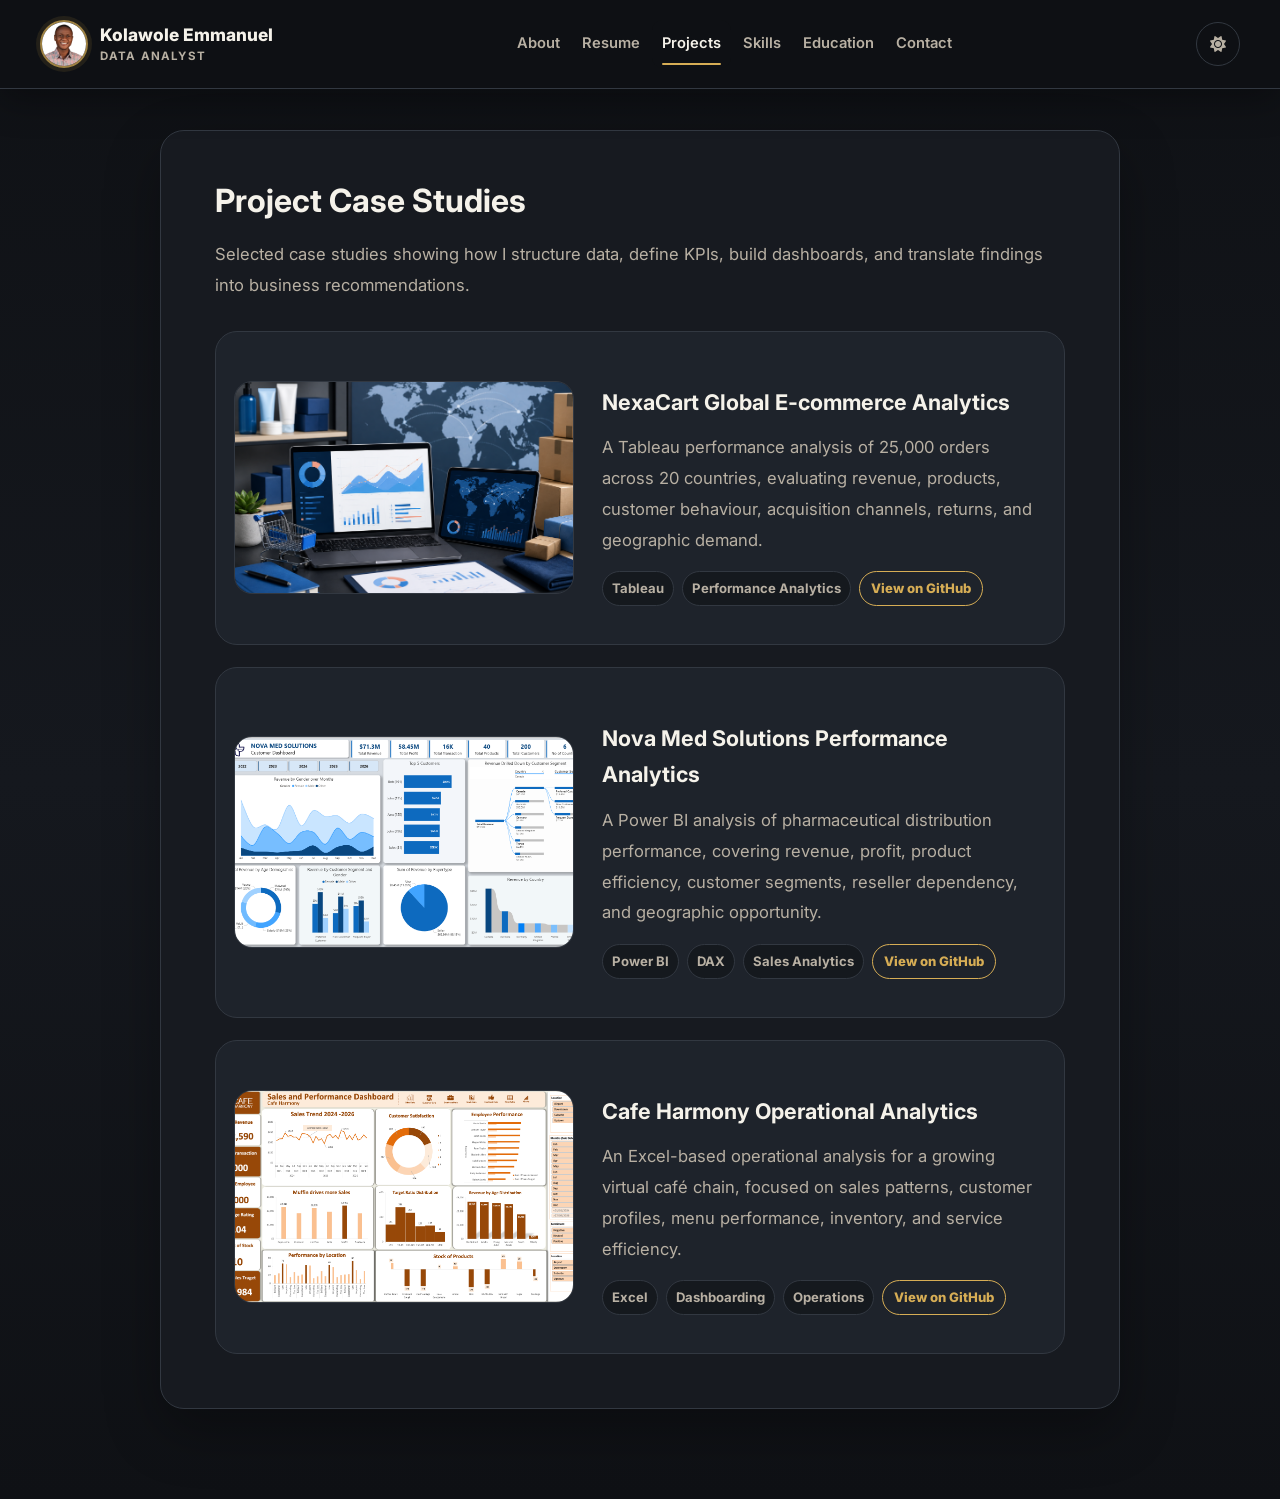
<file: projects.html>
<!DOCTYPE html>
<html lang="en">
<head>
    <meta charset="UTF-8">
    <meta name="viewport" content="width=device-width, initial-scale=1.0">
    <meta name="description" content="Data analytics case studies by Kolawole Emmanuel, covering e-commerce, pharmaceutical sales, customer performance, and operational reporting.">
    <title>Projects - Kolawole Emmanuel</title>
    <link rel="canonical" href="https://emmakola.github.io/projects.html">
    <meta name="theme-color" content="#0f1115">
    <meta property="og:type" content="website">
    <meta property="og:site_name" content="Kolawole Emmanuel">
    <meta property="og:title" content="Projects - Kolawole Emmanuel">
    <meta property="og:description" content="Data analytics case studies covering e-commerce, pharmaceutical sales, customer performance, and operational reporting.">
    <meta property="og:url" content="https://emmakola.github.io/projects.html">
    <meta property="og:image" content="https://emmakola.github.io/assets/images/profile-pic.jpg">
    <meta name="twitter:card" content="summary">
    <link rel="icon" type="image/png" sizes="32x32" href="favicon-32x32.png">
    <link rel="stylesheet" href="https://cdnjs.cloudflare.com/ajax/libs/font-awesome/6.4.2/css/all.min.css">
    <link href="https://fonts.googleapis.com/css2?family=Inter:wght@400;500;600;700;800&amp;display=swap" rel="stylesheet">
    <link rel="stylesheet" href="assets/css/style.css">
</head>
<body class="simple-portfolio inner-page">
    <a class="skip-link" href="#main-content">Skip to main content</a>
    <header class="simple-header">
        <div class="nav-shell">
            <a class="simple-brand" href="index.html" aria-label="Kolawole Emmanuel portfolio home"><img src="assets/images/profile-pic.jpg" alt=""><span><strong>Kolawole Emmanuel</strong><small>Data Analyst</small></span></a>
            <button class="nav-toggle" type="button" aria-expanded="false" aria-controls="primary-navigation" aria-label="Open navigation menu"><i class="fas fa-bars" aria-hidden="true"></i></button>
            <nav class="simple-nav" id="primary-navigation" aria-label="Main navigation"><a href="about.html">About</a><a href="resume.html">Resume</a><a href="projects.html">Projects</a><a href="skills.html">Skills</a><a href="education.html">Education</a><a href="contact.html">Contact</a></nav>
            <button class="theme-toggle" type="button" aria-label="Switch to light theme" title="Switch to light theme"><i class="fas fa-sun" aria-hidden="true"></i></button>
        </div>
    </header>

    <main class="simple-main" id="main-content">
        <section class="simple-content wide-content">
            <h1>Project Case Studies</h1>
            <p>Selected case studies showing how I structure data, define KPIs, build dashboards, and translate findings into business recommendations.</p>

            <div class="simple-project-list">
                <article class="simple-project-card">
                    <img src="assets/images/NexaCart-Global.png" alt="NexaCart Global e-commerce performance dashboard preview">
                    <div>
                        <h2>NexaCart Global E-commerce Analytics</h2>
                        <p>A Tableau performance analysis of 25,000 orders across 20 countries, evaluating revenue, products, customer behaviour, acquisition channels, returns, and geographic demand.</p>
                        <div class="simple-tags">
                            <span>Tableau</span>
                            <span>Performance Analytics</span>
                            <a class="tag-secondary" href="https://github.com/EmmaKola/NexaCart-Global" target="_blank" rel="noopener noreferrer">View on GitHub</a>
                        </div>
                    </div>
                </article>

                <article class="simple-project-card">
                    <img src="assets/images/Nova Med Customer Dashboard.png" alt="Nova Med Solutions dashboard preview">
                    <div>
                        <h2>Nova Med Solutions Performance Analytics</h2>
                        <p>A Power BI analysis of pharmaceutical distribution performance, covering revenue, profit, product efficiency, customer segments, reseller dependency, and geographic opportunity.</p>
                        <div class="simple-tags">
                            <span>Power BI</span>
                            <span>DAX</span>
                            <span>Sales Analytics</span>
                            <a class="tag-secondary" href="https://github.com/EmmaKola/Nova-Med-Solutions" target="_blank" rel="noopener noreferrer">View on GitHub</a>
                        </div>
                    </div>
                </article>

                <article class="simple-project-card">
                    <img src="assets/images/Cafe-Harmony.png" alt="Cafe Harmony analytics dashboard preview">
                    <div>
                        <h2>Cafe Harmony Operational Analytics</h2>
                        <p>An Excel-based operational analysis for a growing virtual café chain, focused on sales patterns, customer profiles, menu performance, inventory, and service efficiency.</p>
                        <div class="simple-tags">
                            <span>Excel</span>
                            <span>Dashboarding</span>
                            <span>Operations</span>
                            <a class="tag-secondary" href="https://github.com/EmmaKola/Cafe-Harmony-Operational-Analytics" target="_blank" rel="noopener noreferrer">View on GitHub</a>
                        </div>
                    </div>
                </article>
            </div>
        </section>
    </main>
    <script src="assets/js/main.js" defer></script>
</body>
</html>
</file>
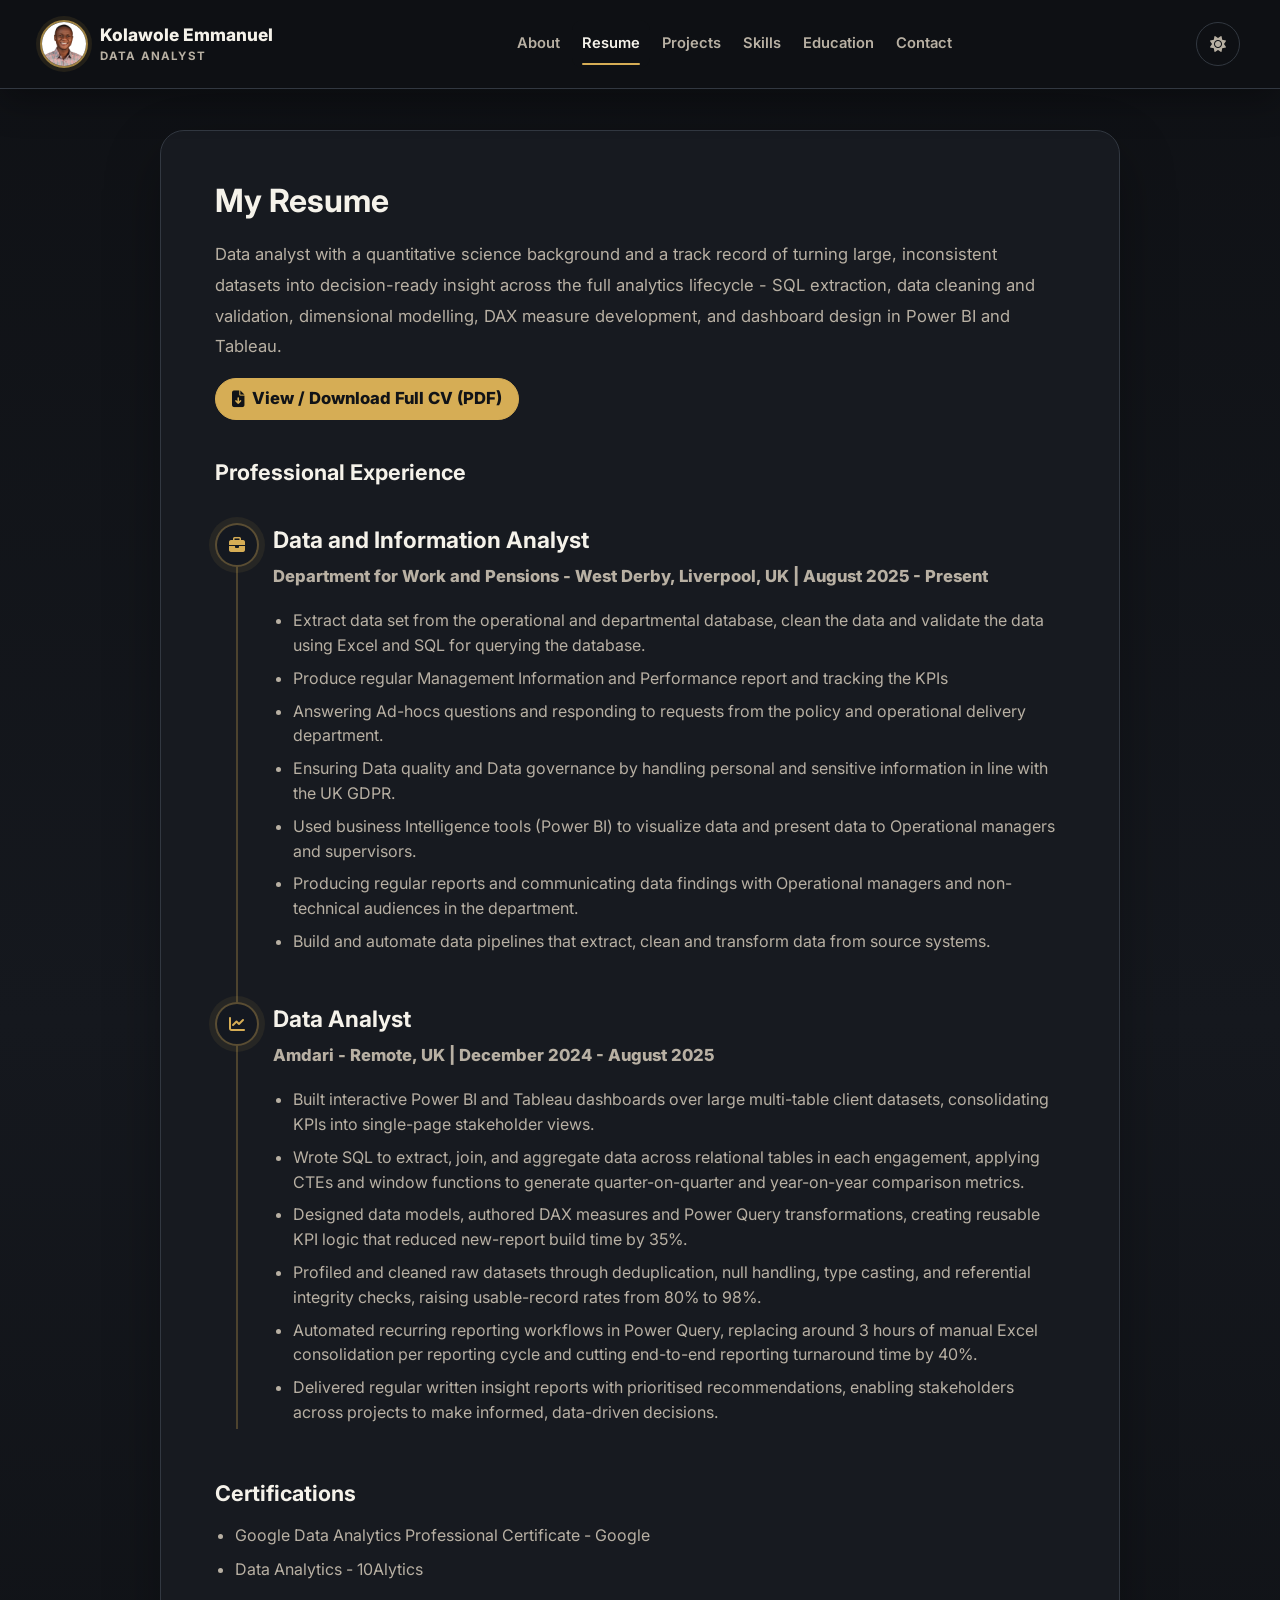
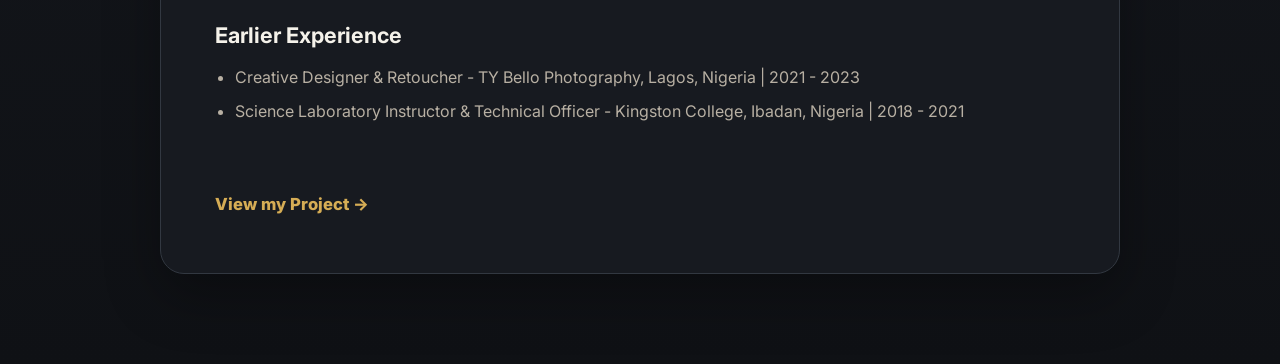
<file: resume.html>
<!DOCTYPE html>
<html lang="en">
<head>
    <meta charset="UTF-8">
    <meta name="viewport" content="width=device-width, initial-scale=1.0">
    <meta name="description" content="Kolawole Emmanuel's professional experience in data analysis, business intelligence, dashboarding, reporting automation, and stakeholder communication.">
    <title>Resume - Kolawole Emmanuel</title>
    <link rel="canonical" href="https://emmakola.github.io/resume.html">
    <meta name="theme-color" content="#0f1115">
    <meta property="og:type" content="website">
    <meta property="og:site_name" content="Kolawole Emmanuel">
    <meta property="og:title" content="Resume - Kolawole Emmanuel">
    <meta property="og:description" content="Professional experience in data analysis, business intelligence, dashboarding, reporting automation, and stakeholder communication.">
    <meta property="og:url" content="https://emmakola.github.io/resume.html">
    <meta property="og:image" content="https://emmakola.github.io/assets/images/profile-pic.jpg">
    <meta name="twitter:card" content="summary">
    <link rel="icon" type="image/png" sizes="32x32" href="favicon-32x32.png">
    <link rel="stylesheet" href="https://cdnjs.cloudflare.com/ajax/libs/font-awesome/6.4.2/css/all.min.css">
    <link href="https://fonts.googleapis.com/css2?family=Inter:wght@400;500;600;700;800&amp;display=swap" rel="stylesheet">
    <link rel="stylesheet" href="assets/css/style.css">
</head>
<body class="simple-portfolio inner-page">
    <a class="skip-link" href="#main-content">Skip to main content</a>
    <header class="simple-header">
        <div class="nav-shell">
            <a class="simple-brand" href="index.html" aria-label="Kolawole Emmanuel portfolio home"><img src="assets/images/profile-pic.jpg" alt=""><span><strong>Kolawole Emmanuel</strong><small>Data Analyst</small></span></a>
            <button class="nav-toggle" type="button" aria-expanded="false" aria-controls="primary-navigation" aria-label="Open navigation menu"><i class="fas fa-bars" aria-hidden="true"></i></button>
            <nav class="simple-nav" id="primary-navigation" aria-label="Main navigation"><a href="about.html">About</a><a href="resume.html">Resume</a><a href="projects.html">Projects</a><a href="skills.html">Skills</a><a href="education.html">Education</a><a href="contact.html">Contact</a></nav>
            <button class="theme-toggle" type="button" aria-label="Switch to light theme" title="Switch to light theme"><i class="fas fa-sun" aria-hidden="true"></i></button>
        </div>
    </header>

    <main class="simple-main" id="main-content">
        <section class="simple-content">
            <h1>My Resume</h1>
            <p>Data analyst with a quantitative science background and a track record of turning large, inconsistent datasets into decision-ready insight across the full analytics lifecycle - SQL extraction, data cleaning and validation, dimensional modelling, DAX measure development, and dashboard design in Power BI and Tableau.</p>
            <p><a class="simple-button" href="assets/Kolawole-Emmanuel-Data-Analyst-CV.pdf" target="_blank" rel="noopener noreferrer"><i class="fas fa-file-arrow-down" aria-hidden="true"></i>&nbsp; View / Download Full CV (PDF)</a></p>

            <h2>Professional Experience</h2>
            <div class="experience-timeline">
                <article class="experience-item">
                    <div class="experience-icon"><i class="fas fa-briefcase" aria-hidden="true"></i></div>
                    <div class="experience-copy">
                        <h3>Data and Information Analyst</h3>
                        <p class="experience-meta">Department for Work and Pensions - West Derby, Liverpool, UK | August 2025 - Present</p>
                        <ul>
                            <li>Extract data set from the operational and departmental database, clean the data and validate the data using Excel and SQL for querying the database.</li>
                            <li>Produce regular Management Information and Performance report and tracking the KPIs</li>
                            <li>Answering Ad-hocs questions and responding to requests from the policy and operational delivery department.</li>
                            <li>Ensuring Data quality and Data governance by handling personal and sensitive information in line with the UK GDPR.</li>
                            <li>Used business Intelligence tools (Power BI) to visualize data and present data to Operational managers and supervisors.</li>
                            <li>Producing regular reports and communicating data findings with Operational managers and non-technical audiences in the department.</li>
                            <li>Build and automate data pipelines that extract, clean and transform data from source systems.</li>
                        </ul>
                    </div>
                </article>
                <article class="experience-item">
                    <div class="experience-icon"><i class="fas fa-chart-line" aria-hidden="true"></i></div>
                    <div class="experience-copy">
                        <h3>Data Analyst</h3>
                        <p class="experience-meta">Amdari - Remote, UK | December 2024 - August 2025</p>
                        <ul>
                            <li>Built interactive Power BI and Tableau dashboards over large multi-table client datasets, consolidating KPIs into single-page stakeholder views.</li>
                            <li>Wrote SQL to extract, join, and aggregate data across relational tables in each engagement, applying CTEs and window functions to generate quarter-on-quarter and year-on-year comparison metrics.</li>
                            <li>Designed data models, authored DAX measures and Power Query transformations, creating reusable KPI logic that reduced new-report build time by 35%.</li>
                            <li>Profiled and cleaned raw datasets through deduplication, null handling, type casting, and referential integrity checks, raising usable-record rates from 80% to 98%.</li>
                            <li>Automated recurring reporting workflows in Power Query, replacing around 3 hours of manual Excel consolidation per reporting cycle and cutting end-to-end reporting turnaround time by 40%.</li>
                            <li>Delivered regular written insight reports with prioritised recommendations, enabling stakeholders across projects to make informed, data-driven decisions.</li>
                        </ul>
                    </div>
                </article>
            </div>

            <h2>Certifications</h2>
            <ul class="resume-list">
                <li>Google Data Analytics Professional Certificate - Google</li>
                <li>Data Analytics - 10Alytics</li>
            </ul>

            <h2>Earlier Experience</h2>
            <ul class="resume-list">
                <li>Creative Designer &amp; Retoucher - TY Bello Photography, Lagos, Nigeria | 2021 - 2023</li>
                <li>Science Laboratory Instructor &amp; Technical Officer - Kingston College, Ibadan, Nigeria | 2018 - 2021</li>
            </ul>

            <p class="resume-cta"><a class="simple-link" href="projects.html">View my Project →</a></p>
        </section>
    </main>
    <script src="assets/js/main.js" defer></script>
</body>
</html>
</file>
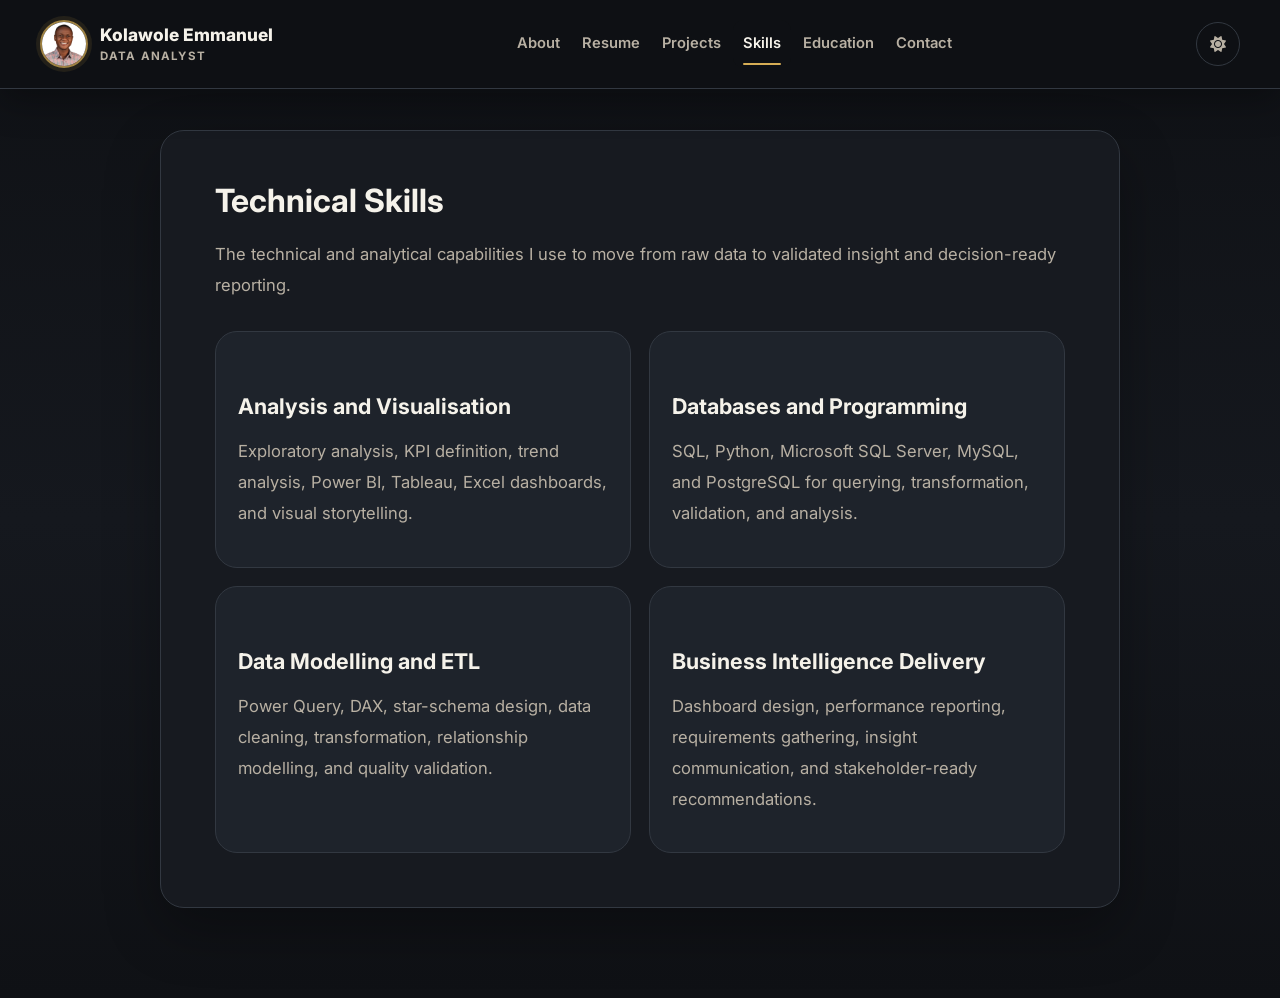
<file: skills.html>
<!DOCTYPE html>
<html lang="en">
<head>
    <meta charset="UTF-8">
    <meta name="viewport" content="width=device-width, initial-scale=1.0">
    <meta name="description" content="Kolawole Emmanuel's data analytics skills across SQL, Power BI, Tableau, Excel, Python, data modelling, ETL, and stakeholder reporting.">
    <title>Skills - Kolawole Emmanuel</title>
    <link rel="canonical" href="https://emmakola.github.io/skills.html">
    <meta name="theme-color" content="#0f1115">
    <meta property="og:type" content="website">
    <meta property="og:site_name" content="Kolawole Emmanuel">
    <meta property="og:title" content="Skills - Kolawole Emmanuel">
    <meta property="og:description" content="Data analytics skills across SQL, Power BI, Tableau, Excel, Python, data modelling, ETL, and stakeholder reporting.">
    <meta property="og:url" content="https://emmakola.github.io/skills.html">
    <meta property="og:image" content="https://emmakola.github.io/assets/images/profile-pic.jpg">
    <meta name="twitter:card" content="summary">
    <link rel="icon" type="image/png" sizes="32x32" href="favicon-32x32.png">
    <link rel="stylesheet" href="https://cdnjs.cloudflare.com/ajax/libs/font-awesome/6.4.2/css/all.min.css">
    <link href="https://fonts.googleapis.com/css2?family=Inter:wght@400;500;600;700;800&amp;display=swap" rel="stylesheet">
    <link rel="stylesheet" href="assets/css/style.css">
</head>
<body class="simple-portfolio inner-page">
    <a class="skip-link" href="#main-content">Skip to main content</a>
    <header class="simple-header">
        <div class="nav-shell">
            <a class="simple-brand" href="index.html" aria-label="Kolawole Emmanuel portfolio home"><img src="assets/images/profile-pic.jpg" alt=""><span><strong>Kolawole Emmanuel</strong><small>Data Analyst</small></span></a>
            <button class="nav-toggle" type="button" aria-expanded="false" aria-controls="primary-navigation" aria-label="Open navigation menu"><i class="fas fa-bars" aria-hidden="true"></i></button>
            <nav class="simple-nav" id="primary-navigation" aria-label="Main navigation"><a href="about.html">About</a><a href="resume.html">Resume</a><a href="projects.html">Projects</a><a href="skills.html">Skills</a><a href="education.html">Education</a><a href="contact.html">Contact</a></nav>
            <button class="theme-toggle" type="button" aria-label="Switch to light theme" title="Switch to light theme"><i class="fas fa-sun" aria-hidden="true"></i></button>
        </div>
    </header>

    <main class="simple-main" id="main-content">
        <section class="simple-content wide-content">
            <h1>Technical Skills</h1>
            <p>The technical and analytical capabilities I use to move from raw data to validated insight and decision-ready reporting.</p>

            <div class="simple-skill-grid">
                <article>
                    <h2>Analysis and Visualisation</h2>
                    <p>Exploratory analysis, KPI definition, trend analysis, Power BI, Tableau, Excel dashboards, and visual storytelling.</p>
                </article>
                <article>
                    <h2>Databases and Programming</h2>
                    <p>SQL, Python, Microsoft SQL Server, MySQL, and PostgreSQL for querying, transformation, validation, and analysis.</p>
                </article>
                <article>
                    <h2>Data Modelling and ETL</h2>
                    <p>Power Query, DAX, star-schema design, data cleaning, transformation, relationship modelling, and quality validation.</p>
                </article>
                <article>
                    <h2>Business Intelligence Delivery</h2>
                    <p>Dashboard design, performance reporting, requirements gathering, insight communication, and stakeholder-ready recommendations.</p>
                </article>
            </div>
        </section>
    </main>
    <script src="assets/js/main.js" defer></script>
</body>
</html>
</file>
<file: assets/css/style.css>
/* --- 1. Variables (Modern Tech Palette) --- */
:root {
    /* This template uses a professional "Modern Tech" color scheme. */
    --primary-color: #1A2A4C;   /* Midnight Blue */
    --secondary-color: #3D5A80; /* Slate Blue */
    --accent-color: #29B6F6;    /* Vivid Sky Blue */

    /* --- Shared Variables (These usually don't need to change) --- */
    --light-bg-color: #F8F9FA;
    --white-color: #ffffff;
    --dark-text-color: #343A40;
    --light-text-color: #6c757d;
    --card-bg-color: #ffffff;
    
    /* Fonts */
    --font-heading: 'Playfair Display', serif;
    --font-body: 'Lato', sans-serif;
}

/* --- 2. Base & Reset Styles --- */
* {
    margin: 0;
    padding: 0;
    box-sizing: border-box;
}

html {
    scroll-behavior: smooth;
}

body {
    font-family: var(--font-body);
    font-weight: 400;
    line-height: 1.8;
    background-color: var(--light-bg-color);
    color: var(--dark-text-color);
}

.container {
    width: 90%;
    max-width: 1100px;
    margin: 0 auto;
    padding: 0 20px;
}

a {
    text-decoration: none;
    color: var(--accent-color);
    transition: all 0.3s ease-in-out;
}

a:hover {
    opacity: 0.8;
}

img {
    max-width: 100%;
    height: auto;
}

/* --- 3. Header --- */
header {
    background: var(--primary-color);
    color: var(--white-color);
    padding: 70px 0;
    text-align: center;
}

header h1 {
    font-family: var(--font-heading);
    font-size: 4rem;
    font-weight: 700;
    margin-bottom: 15px;
    letter-spacing: 1px;
}

header p {
    font-size: 1.3rem;
    font-weight: 300;
    opacity: 0.9;
    margin-bottom: 35px;
}

/* --- 3.5 Social Icons --- */
.social-links a {
    color: var(--white-color);
    font-size: 1.6rem;
    margin: 0 15px;
    transition: transform 0.3s ease, color 0.3s ease;
    display: inline-block;
}

.social-links a:hover {
    color: var(--accent-color);
    transform: translateY(-3px);
}

/* --- 4. Navigation --- */
nav {
    background-color: rgba(26, 42, 76, 0.95); /* Adjusted for new primary color */
    backdrop-filter: blur(5px);
    position: sticky;
    top: 0;
    z-index: 1000;
    border-bottom: 1px solid var(--secondary-color);
}

nav ul {
    display: flex;
    justify-content: center;
    list-style: none;
    padding: 10px 0;
}

nav ul li a {
    color: var(--white-color);
    font-weight: 400;
    padding: 15px 25px;
    font-size: 1rem;
    letter-spacing: 0.5px;
    position: relative;
}

nav ul li a::after {
    content: '';
    position: absolute;
    bottom: 10px;
    left: 50%;
    transform: translateX(-50%);
    width: 0;
    height: 2px;
    background-color: var(--accent-color);
    transition: width 0.4s ease;
}

nav ul li a:hover::after {
    width: 50%;
}

/* --- 5. Sections --- */
.section {
    padding: 100px 0;
}

.section h2 {
    text-align: center;
    font-family: var(--font-heading);
    font-size: 3rem;
    font-weight: 700;
    margin-bottom: 70px;
    position: relative;
    color: var(--primary-color);
}

.section h2::after {
    content: '';
    position: absolute;
    bottom: -20px;
    left: 50%;
    transform: translateX(-50%);
    width: 70px;
    height: 3px;
    background: var(--accent-color);
}

/* --- 5.1 About Section --- */
.about-content {
    display: flex;
    align-items: center;
    gap: 60px;
    max-width: 960px;
    margin: 0 auto;
    text-align: left;
}

.profile-photo {
    width: 280px;
    height: 280px;
    border-radius: 50%;
    object-fit: cover;
    border: 7px solid var(--white-color);
    box-shadow: 0 10px 30px rgba(0, 0, 0, 0.1);
}

.about-text {
    flex: 1;
}

.about-text p {
    font-size: 1.1rem;
    margin-bottom: 15px;
    line-height: 1.9;
}

/* --- 5.5 Project Cards --- */
.projects-grid {
    display: grid;
    grid-template-columns: repeat(auto-fit, minmax(340px, 1fr));
    gap: 40px;
}

.project-card {
    background: var(--card-bg-color);
    border-radius: 5px;
    overflow: hidden;
    box-shadow: 0 8px 25px rgba(0, 0, 0, 0.05);
    transition: transform 0.4s ease, box-shadow 0.4s ease;
    display: flex;
    flex-direction: column;
}

.project-card:hover {
    transform: translateY(-12px);
    box-shadow: 0 20px 40px rgba(0, 0, 0, 0.1);
}

.project-card img {
    width: 100%;
    height: 220px;
    object-fit: cover;
}

.project-card-content {
    padding: 30px;
    flex-grow: 1;
    display: flex;
    flex-direction: column;
}

.project-card-content h3 {
    font-family: var(--font-heading);
    font-size: 1.8rem;
    margin-bottom: 15px;
    color: var(--primary-color);
}

.project-card-content p {
    color: var(--light-text-color);
    margin-bottom: 30px;
    flex-grow: 1;
}

.project-buttons {
    display: flex;
    gap: 15px;
    margin-top: auto;
}

.btn {
    display: inline-block;
    background: var(--primary-color);
    color: var(--white-color);
    padding: 12px 20px;
    border-radius: 5px;
    font-weight: 700;
    text-align: center;
    transition: all 0.3s ease;
    flex: 1;
    letter-spacing: 0.5px;
    border: 2px solid transparent;
}

.btn:hover {
    background: var(--accent-color);
    color: var(--white-color);
    transform: translateY(-2px);
}

.btn-secondary {
    background: transparent;
    color: var(--primary-color);
    border: 2px solid var(--primary-color);
}

.btn-secondary:hover {
    background: var(--primary-color);
    color: var(--white-color);
}


/* --- 6. Tabular Skills Section --- */
#skills .container {
    max-width: 1100px;
}

.skills-table {
    display: grid;
    grid-template-columns: repeat(3, 1fr);
    gap: 20px;
    margin-top: 50px;
    background-color: var(--card-bg-color);
    padding: 40px;
    border-radius: 8px;
    box-shadow: 0 10px 40px rgba(0, 0, 0, 0.07);
}

.skill-column {
    padding: 0 20px;
}

.skill-column:not(:last-child) {
    border-right: 1px solid #e9ecef;
}

.skill-header {
    display: flex;
    align-items: center;
    margin-bottom: 25px;
}

.skill-header i {
    font-size: 2rem;
    color: var(--accent-color);
    margin-right: 15px;
    width: 40px;
}

.skill-header h3 {
    font-family: var(--font-heading);
    font-size: 1.7rem;
    color: var(--primary-color);
}

.skill-list {
    list-style: none;
    padding-left: 0;
}

.skill-list li {
    padding: 12px 0;
    font-size: 1.05rem;
    color: var(--dark-text-color);
    border-bottom: 1px solid #f1f3f5;
    position: relative;
    padding-left: 25px;
}

.skill-list li::before {
    content: '›';
    position: absolute;
    left: 0;
    top: 12px;
    color: var(--accent-color);
    font-weight: 700;
    font-size: 1.2rem;
}

.skill-list li:last-child {
    border-bottom: none;
}

/* --- 7. Contact Form --- */
#contact .container {
    max-width: 800px;
}

.contact-form {
    max-width: 700px;
    margin: 0 auto;
    background: var(--card-bg-color);
    padding: 40px;
    border-radius: 8px;
    box-shadow: 0 10px 40px rgba(0, 0, 0, 0.07);
}

.form-group {
    margin-bottom: 25px;
}

.contact-form label {
    display: block;
    margin-bottom: 8px;
    font-weight: 500;
    font-size: 1rem;
    color: var(--dark-text-color);
}

.contact-form input,
.contact-form textarea {
    width: 100%;
    padding: 15px;
    border: 1px solid #ccc;
    border-radius: 5px;
    font-family: var(--font-body);
    font-size: 1rem;
    transition: border-color 0.3s ease, box-shadow 0.3s ease;
}

.contact-form input:focus,
.contact-form textarea:focus {
    outline: none;
    border-color: var(--accent-color);
    box-shadow: 0 0 0 3px rgba(41, 182, 246, 0.25); /* Adjusted for new accent color */
}

.contact-form button.btn {
    width: 100%;
    padding: 15px;
    font-size: 1.1rem;
    font-weight: 700;
    letter-spacing: 0.5px;
    border: none;
    cursor: pointer;
}

/* --- 8. Footer --- */
footer {
    background: var(--primary-color);
    color: var(--white-color);
    text-align: center;
    padding: 40px 0;
    margin-top: 80px;
}

footer p {
    opacity: 0.7;
}

/* -----------------------------------------
   RECRUITER PORTFOLIO HOMEPAGE
------------------------------------------*/

.home-page {
    --home-ink: #17212f;
    --home-muted: #667085;
    --home-line: #d9e2df;
    --home-surface: #ffffff;
    --home-soft: #f5f8f6;
    --home-green: #146c5f;
    --home-green-dark: #0e4f46;
    --home-gold: #c2872d;
    --home-blue: #355c7d;
    font-family: 'Inter', var(--font-body);
    color: var(--home-ink);
    background:
        linear-gradient(180deg, #f7faf8 0%, #ffffff 45%, #f5f8f6 100%);
}

.home-page main {
    width: min(1120px, calc(100% - 40px));
    margin: 0 auto;
}

.home-nav {
    width: min(1120px, calc(100% - 40px));
    margin: 22px auto 0;
    padding: 14px 18px;
    background: rgba(255, 255, 255, 0.92);
    border: 1px solid var(--home-line);
    border-radius: 8px;
    box-shadow: 0 16px 40px rgba(20, 108, 95, 0.08);
    display: flex;
    justify-content: space-between;
    align-items: center;
    position: sticky;
    top: 12px;
    z-index: 50;
    backdrop-filter: blur(12px);
}

.home-nav .nav-brand {
    color: var(--home-ink);
    font-weight: 800;
    letter-spacing: 0;
}

.home-nav .nav-links {
    display: flex;
    gap: 8px;
    align-items: center;
}

.home-nav .nav-links a {
    color: var(--home-muted);
    font-weight: 700;
    font-size: 0.92rem;
    padding: 8px 10px;
    border-radius: 6px;
}

.home-nav .nav-links a:hover {
    color: var(--home-green);
    background: rgba(20, 108, 95, 0.08);
    opacity: 1;
}

.home-hero {
    min-height: calc(100vh - 96px);
    display: flex;
    flex-direction: column;
    justify-content: center;
    gap: 34px;
    padding: 56px 0 70px;
}

.hero-grid {
    display: grid;
    grid-template-columns: minmax(0, 1.25fr) 360px;
    gap: 44px;
    align-items: center;
}

.eyebrow {
    color: var(--home-green);
    font-size: 0.78rem;
    font-weight: 800;
    letter-spacing: 0;
    text-transform: uppercase;
    margin-bottom: 12px;
}

.hero-copy h1,
.section-heading h2,
.contact-strip h2 {
    font-family: 'Playfair Display', var(--font-heading);
    letter-spacing: 0;
    color: var(--home-ink);
}

.hero-copy h1 {
    font-size: clamp(3rem, 7vw, 6.4rem);
    line-height: 0.96;
    max-width: 780px;
    margin-bottom: 24px;
}

.hero-summary {
    max-width: 650px;
    color: var(--home-muted);
    font-size: 1.12rem;
    line-height: 1.8;
    margin-bottom: 30px;
}

.hero-actions,
.project-actions,
.contact-actions {
    display: flex;
    flex-wrap: wrap;
    gap: 12px;
}

.primary-action,
.secondary-action {
    display: inline-flex;
    align-items: center;
    justify-content: center;
    min-height: 44px;
    padding: 11px 18px;
    border-radius: 6px;
    font-weight: 800;
    line-height: 1.2;
    border: 1px solid transparent;
}

.primary-action {
    background: var(--home-green);
    color: #ffffff;
    box-shadow: 0 12px 28px rgba(20, 108, 95, 0.2);
}

.primary-action:hover {
    background: var(--home-green-dark);
    color: #ffffff;
    opacity: 1;
    transform: translateY(-2px);
}

.secondary-action {
    color: var(--home-green);
    border-color: rgba(20, 108, 95, 0.28);
    background: #ffffff;
}

.secondary-action:hover {
    border-color: var(--home-green);
    color: var(--home-green-dark);
    opacity: 1;
    transform: translateY(-2px);
}

.profile-panel,
.quick-card,
.about-panel,
.timeline-item,
.featured-project,
.skill-card,
.contact-strip {
    background: var(--home-surface);
    border: 1px solid var(--home-line);
    border-radius: 8px;
    box-shadow: 0 18px 44px rgba(23, 33, 47, 0.07);
}

.profile-panel {
    padding: 28px;
    text-align: center;
}

.profile-portrait {
    width: 210px;
    height: 210px;
    object-fit: cover;
    border-radius: 50%;
    border: 6px solid #eef5f2;
    box-shadow: 0 14px 30px rgba(23, 33, 47, 0.12);
    margin-bottom: 20px;
}

.profile-panel h2 {
    font-family: 'Playfair Display', var(--font-heading);
    color: var(--home-ink);
    font-size: 2rem;
    line-height: 1.1;
    margin-bottom: 8px;
}

.profile-panel p {
    color: var(--home-muted);
    line-height: 1.5;
}

.profile-links {
    display: flex;
    justify-content: center;
    gap: 12px;
    margin-top: 20px;
}

.profile-links a {
    width: 42px;
    height: 42px;
    display: inline-grid;
    place-items: center;
    border-radius: 50%;
    background: var(--home-soft);
    color: var(--home-green);
    border: 1px solid var(--home-line);
    font-size: 1.12rem;
}

.profile-links a:hover {
    background: var(--home-green);
    color: #ffffff;
    opacity: 1;
}

.quick-cards {
    display: grid;
    grid-template-columns: repeat(4, 1fr);
    gap: 16px;
}

.quick-card {
    padding: 22px;
    color: var(--home-ink);
}

.quick-card:hover {
    transform: translateY(-4px);
    opacity: 1;
    border-color: rgba(20, 108, 95, 0.34);
}

.quick-card span {
    display: inline-block;
    color: var(--home-gold);
    font-weight: 800;
    font-size: 0.85rem;
    margin-bottom: 14px;
}

.quick-card h3,
.skill-card h3,
.timeline-item h3,
.project-details h3 {
    color: var(--home-ink);
    letter-spacing: 0;
}

.quick-card h3 {
    font-size: 1.12rem;
    margin-bottom: 8px;
}

.quick-card p {
    color: var(--home-muted);
    line-height: 1.55;
    font-size: 0.95rem;
}

.home-section {
    padding: 78px 0;
    border-top: 1px solid rgba(217, 226, 223, 0.8);
}

.section-heading {
    max-width: 720px;
    margin-bottom: 28px;
}

.section-heading h2,
.contact-strip h2 {
    font-size: clamp(2.1rem, 4vw, 3.5rem);
    line-height: 1.05;
}

.about-panel {
    padding: 32px;
    max-width: 900px;
    border-left: 5px solid var(--home-green);
}

.about-panel p {
    color: var(--home-muted);
    font-size: 1.06rem;
    line-height: 1.85;
}

.about-panel p + p {
    margin-top: 16px;
}

.split-section {
    display: grid;
    grid-template-columns: 0.8fr 1.2fr;
    gap: 42px;
    align-items: start;
}

.text-link {
    display: inline-block;
    margin-top: 18px;
    color: var(--home-green);
    font-weight: 800;
}

.timeline {
    display: grid;
    gap: 16px;
}

.timeline-item {
    padding: 24px;
    border-left: 5px solid var(--home-gold);
}

.timeline-item span,
.project-type {
    color: var(--home-green);
    font-size: 0.78rem;
    font-weight: 800;
    letter-spacing: 0;
    text-transform: uppercase;
}

.timeline-item h3 {
    margin: 8px 0;
    font-size: 1.25rem;
}

.timeline-item p {
    color: var(--home-muted);
    line-height: 1.6;
}

.featured-projects {
    display: grid;
    gap: 24px;
}

.featured-project {
    display: grid;
    grid-template-columns: 42% 1fr;
    overflow: hidden;
}

.featured-project img {
    width: 100%;
    height: 100%;
    min-height: 330px;
    object-fit: cover;
    background: var(--home-soft);
}

.project-details {
    padding: 32px;
}

.project-details h3 {
    font-family: 'Playfair Display', var(--font-heading);
    font-size: clamp(1.75rem, 3vw, 2.45rem);
    line-height: 1.08;
    margin: 10px 0 16px;
}

.project-details p {
    color: var(--home-muted);
    line-height: 1.75;
}

.project-meta {
    display: flex;
    flex-wrap: wrap;
    gap: 8px;
    margin: 20px 0 24px;
}

.project-meta span {
    background: var(--home-soft);
    color: var(--home-blue);
    border: 1px solid var(--home-line);
    border-radius: 999px;
    padding: 6px 10px;
    font-weight: 800;
    font-size: 0.78rem;
}

.skill-grid {
    display: grid;
    grid-template-columns: repeat(3, 1fr);
    gap: 18px;
}

.skill-card {
    padding: 26px;
}

.skill-card i {
    color: var(--home-gold);
    font-size: 1.7rem;
    margin-bottom: 18px;
}

.skill-card h3 {
    font-size: 1.22rem;
    margin-bottom: 10px;
}

.skill-card p {
    color: var(--home-muted);
    line-height: 1.65;
}

.contact-strip {
    display: flex;
    align-items: center;
    justify-content: space-between;
    gap: 24px;
    padding: 32px;
    margin: 70px 0 30px;
    border-top: 1px solid var(--home-line);
}

.contact-strip p:not(.eyebrow) {
    color: var(--home-muted);
    margin-top: 12px;
}

.home-footer {
    background: transparent;
    color: var(--home-muted);
    margin-top: 0;
    padding: 28px 20px 44px;
    border-top: 1px solid var(--home-line);
}

.home-footer p {
    opacity: 1;
}

/* -----------------------------------------
   SIMPLE CARD PORTFOLIO
------------------------------------------*/

.simple-portfolio {
    --simple-bg: #0f1115;
    --simple-panel: #171a20;
    --simple-panel-soft: #1e232b;
    --simple-ink: #f5f2ea;
    --simple-muted: #b8b0a3;
    --simple-border: #323841;
    --simple-accent: #d6ad55;
    --simple-accent-dark: #b88b35;
    --simple-warm: #37b59d;
    --simple-header: rgba(15, 17, 21, 0.9);
    --simple-input: #111419;
    --simple-chip: rgba(15, 17, 21, 0.55);
    --simple-shadow: rgba(0, 0, 0, 0.3);
    --simple-on-accent: #111317;
    font-family: 'Inter', var(--font-body);
    background:
        linear-gradient(180deg, #0f1115 0%, #15181e 52%, #0f1115 100%);
    color: var(--simple-ink);
    min-height: 100vh;
    line-height: 1.7;
    padding-top: 88px;
    transition: background-color 0.25s ease, color 0.25s ease;
}

.simple-portfolio[data-theme="light"] {
    --simple-bg: #f4f6fa;
    --simple-panel: #ffffff;
    --simple-panel-soft: #f7f9fc;
    --simple-ink: #172033;
    --simple-muted: #566176;
    --simple-border: #d7dde8;
    --simple-accent: #9a6f18;
    --simple-accent-dark: #76520f;
    --simple-warm: #147a6c;
    --simple-header: rgba(250, 251, 253, 0.94);
    --simple-input: #ffffff;
    --simple-chip: rgba(23, 32, 51, 0.05);
    --simple-shadow: rgba(35, 45, 66, 0.13);
    --simple-on-accent: #ffffff;
    background: linear-gradient(180deg, #f8f9fc 0%, #eef2f7 55%, #f8f9fc 100%);
    color-scheme: light;
}

.simple-portfolio a {
    color: var(--simple-accent);
}

.simple-header {
    width: 100%;
    min-height: 88px;
    margin: 0;
    padding: 17px 0;
    position: fixed;
    inset: 0 0 auto;
    z-index: 1000;
    text-align: left;
    background: var(--simple-header);
    border: 0;
    border-bottom: 1px solid var(--simple-border);
    border-radius: 0;
    box-shadow: 0 12px 36px var(--simple-shadow);
    backdrop-filter: blur(16px);
    -webkit-backdrop-filter: blur(16px);
}

.nav-shell {
    width: min(1200px, calc(100% - 48px));
    min-height: 54px;
    margin: 0 auto;
    display: flex;
    align-items: center;
    justify-content: space-between;
    gap: 24px;
    position: relative;
}

.simple-brand {
    color: var(--simple-ink);
    display: inline-flex;
    align-items: center;
    gap: 12px;
    letter-spacing: 0;
    white-space: nowrap;
}

.simple-brand:hover {
    color: var(--simple-ink);
    opacity: 1;
}

.simple-brand img {
    width: 48px;
    height: 48px;
    border-radius: 50%;
    object-fit: cover;
    border: 2px solid rgba(214, 173, 85, 0.72);
    box-shadow: 0 0 0 4px rgba(214, 173, 85, 0.1);
}

.simple-brand span {
    display: grid;
    line-height: 1.15;
}

.simple-brand strong {
    color: var(--simple-ink);
    font-size: 1.08rem;
    font-weight: 800;
}

.simple-brand small {
    color: var(--simple-muted);
    font-size: 0.72rem;
    font-weight: 700;
    letter-spacing: 0.1em;
    margin-top: 5px;
    text-transform: uppercase;
}

.simple-portfolio .simple-nav {
    position: static;
    background: transparent;
    border: 0;
    backdrop-filter: none;
    display: flex;
    align-items: center;
    gap: 2px;
    padding: 0;
    z-index: auto;
}

.simple-portfolio .simple-nav a {
    color: var(--simple-muted);
    font-size: 0.92rem;
    font-weight: 600;
    padding: 11px 10px;
    border-radius: 10px;
    position: relative;
}

.simple-portfolio .simple-nav a:hover,
.simple-portfolio .simple-nav a[aria-current="page"] {
    color: var(--simple-ink);
    background: var(--simple-chip);
    opacity: 1;
}

.simple-portfolio .simple-nav a::after {
    content: '';
    position: absolute;
    left: 10px;
    right: 10px;
    bottom: 3px;
    height: 2px;
    border-radius: 2px;
    background: var(--simple-accent);
    transform: scaleX(0);
    transition: transform 0.2s ease;
}

.simple-portfolio .simple-nav a:hover::after,
.simple-portfolio .simple-nav a[aria-current="page"]::after {
    transform: scaleX(1);
}

.theme-toggle,
.nav-toggle {
    width: 44px;
    height: 44px;
    flex: 0 0 44px;
    display: inline-grid;
    place-items: center;
    color: var(--simple-muted);
    background: transparent;
    border: 1px solid var(--simple-border);
    border-radius: 50%;
    cursor: pointer;
    font: inherit;
    transition: color 0.2s ease, border-color 0.2s ease, background-color 0.2s ease, transform 0.2s ease;
}

.theme-toggle:hover,
.nav-toggle:hover {
    color: var(--simple-ink);
    border-color: var(--simple-accent);
    background: var(--simple-chip);
    transform: translateY(-1px);
}

.nav-toggle {
    display: none;
}

.skip-link {
    position: fixed;
    top: 12px;
    left: 12px;
    z-index: 2000;
    padding: 10px 14px;
    color: var(--simple-on-accent) !important;
    background: var(--simple-accent);
    border-radius: 8px;
    font-weight: 800;
    transform: translateY(-160%);
}

.skip-link:focus {
    transform: translateY(0);
}

.simple-portfolio :focus-visible {
    outline: 3px solid var(--simple-accent);
    outline-offset: 3px;
}

.home-hub {
    width: min(1120px, calc(100% - 40px));
    min-height: calc(100vh - 84px);
    margin: 0 auto;
    display: grid;
    align-items: center;
    padding: 44px 0 60px;
}

.hub-grid {
    display: grid;
    grid-template-columns: 1fr 1.05fr 1fr;
    gap: 22px;
    align-items: stretch;
}

.hub-profile {
    grid-column: 2;
    grid-row: 1 / span 3;
    text-align: center;
    background: var(--simple-panel);
    border: 1px solid var(--simple-border);
    border-radius: 24px;
    padding: 34px 28px;
    display: flex;
    flex-direction: column;
    justify-content: center;
    box-shadow: 0 22px 56px rgba(0, 0, 0, 0.34);
}

.hub-profile img {
    width: 190px;
    height: 190px;
    object-fit: cover;
    border-radius: 50%;
    border: 6px solid rgba(214, 173, 85, 0.28);
    margin: 0 auto 24px;
}

.hub-profile h1 {
    color: var(--simple-ink);
    font-size: clamp(1.8rem, 3.3vw, 2.45rem);
    line-height: 1.08;
    margin-bottom: 12px;
    letter-spacing: 0;
}

.hub-profile p {
    color: var(--simple-muted);
    max-width: 320px;
    margin: 0 auto 24px;
}

.hub-card {
    background: var(--simple-panel);
    border: 1px solid var(--simple-border);
    border-radius: 22px;
    padding: 24px;
    min-height: 180px;
    display: flex;
    flex-direction: column;
    justify-content: space-between;
    color: var(--simple-ink);
    box-shadow: 0 16px 42px rgba(0, 0, 0, 0.24);
}

.hub-card:hover {
    opacity: 1;
    transform: translateY(-4px);
    border-color: rgba(214, 173, 85, 0.68);
    box-shadow: 0 22px 58px rgba(0, 0, 0, 0.34);
}

.hub-card h2 {
    font-size: 1.35rem;
    line-height: 1.2;
    margin-bottom: 12px;
    color: var(--simple-ink);
    letter-spacing: 0;
}

.hub-card p {
    color: var(--simple-muted);
    font-size: 0.98rem;
    line-height: 1.65;
    margin-bottom: 18px;
}

.hub-card span,
.simple-link {
    color: var(--simple-accent);
    font-weight: 800;
}

.hub-button,
.simple-button {
    display: inline-flex;
    align-items: center;
    justify-content: center;
    width: fit-content;
    min-height: 42px;
    padding: 10px 16px;
    background: var(--simple-accent);
    color: #111317 !important;
    border: 1px solid var(--simple-accent);
    border-radius: 999px;
    font-weight: 800;
    line-height: 1.2;
}

.hub-button {
    margin: 0 auto;
    border-radius: 12px;
}

.home-social-links {
    display: flex;
    justify-content: center;
    gap: 12px;
    margin-top: 16px;
}

.home-social-links a,
.form-social-links a {
    width: 44px;
    height: 44px;
    display: inline-grid;
    place-items: center;
    border-radius: 50%;
    background: var(--simple-panel-soft);
    border: 1px solid var(--simple-border);
    color: var(--simple-accent);
    font-size: 1.12rem;
}

.home-social-links a:hover,
.form-social-links a:hover {
    background: var(--simple-accent);
    color: #111317;
    opacity: 1;
    transform: translateY(-2px);
}

.hub-button:hover,
.simple-button:hover {
    background: var(--simple-accent-dark);
    border-color: var(--simple-accent-dark);
    color: #111317 !important;
    opacity: 1;
}

.simple-button.secondary {
    background: transparent;
    color: var(--simple-accent) !important;
}

.simple-button.secondary:hover {
    background: rgba(214, 173, 85, 0.12);
}

.simple-main {
    width: min(960px, calc(100% - 40px));
    margin: 0 auto;
    padding: 42px 0 90px;
}

.page-back {
    width: min(1120px, calc(100% - 40px));
    margin: 16px auto 0;
}

.page-back a {
    display: inline-flex;
    align-items: center;
    gap: 8px;
    color: var(--simple-muted);
    font-weight: 800;
    font-size: 0.92rem;
    padding: 8px 12px;
    border: 1px solid var(--simple-border);
    border-radius: 999px;
    background: var(--simple-panel);
}

.page-back a:hover {
    color: #111317;
    background: var(--simple-accent);
    border-color: var(--simple-accent);
    opacity: 1;
}

.simple-content {
    background: var(--simple-panel);
    border: 1px solid var(--simple-border);
    border-radius: 24px;
    padding: clamp(28px, 5vw, 54px);
    box-shadow: 0 22px 56px rgba(0, 0, 0, 0.3);
}

.wide-content {
    width: min(1060px, 100%);
    margin-left: auto;
    margin-right: auto;
}

.simple-content h1 {
    color: var(--simple-ink);
    font-size: clamp(1.45rem, 3vw, 2rem);
    line-height: 1;
    margin-bottom: 22px;
    letter-spacing: 0;
}

.simple-content h2 {
    color: var(--simple-ink);
    font-size: 1.35rem;
    margin: 34px 0 12px;
    letter-spacing: 0;
}

.simple-content h3 {
    color: var(--simple-ink);
    font-size: 1.08rem;
    margin-bottom: 6px;
    letter-spacing: 0;
}

.simple-content p {
    color: var(--simple-muted);
    font-size: 1.04rem;
    line-height: 1.85;
    margin-bottom: 16px;
}

.resume-item {
    border-left: 4px solid var(--simple-warm);
    padding: 16px 0 16px 18px;
    margin: 12px 0;
}

.resume-list {
    color: var(--simple-muted);
    margin: 6px 0 8px;
    padding-left: 20px;
    display: grid;
    gap: 8px;
}

.resume-list li {
    line-height: 1.6;
}

.resume-cta {
    margin: 64px 0 0 !important;
    text-align: left;
}

.education-card-list {
    display: grid;
    gap: 18px;
    margin-top: 28px;
}

.education-card {
    border: 1px solid var(--simple-border);
    border-radius: 22px;
    padding: 22px;
    background: var(--simple-panel-soft);
}

.education-card span {
    display: inline-block;
    color: var(--simple-accent);
    font-size: 0.82rem;
    font-weight: 800;
    margin-bottom: 8px;
}

.education-card h2 {
    margin-top: 0;
}

.experience-timeline {
    position: relative;
    margin: 26px 0 38px;
    padding-left: 58px;
}

.experience-timeline::before {
    content: '';
    position: absolute;
    left: 21px;
    top: 8px;
    bottom: 8px;
    width: 2px;
    background: rgba(214, 173, 85, 0.28);
}

.experience-item {
    position: relative;
    padding: 4px 0 34px;
}

.experience-item:last-child {
    padding-bottom: 4px;
}

.experience-icon {
    position: absolute;
    left: -58px;
    top: 6px;
    width: 44px;
    height: 44px;
    border-radius: 50%;
    display: grid;
    place-items: center;
    background: #141820;
    color: var(--simple-accent);
    border: 2px solid rgba(214, 173, 85, 0.36);
    box-shadow: 0 0 0 6px rgba(214, 173, 85, 0.08);
}

.experience-copy h3 {
    color: var(--simple-ink);
    font-size: 1.42rem;
    margin-bottom: 2px;
}

.experience-meta {
    color: var(--simple-muted);
    font-weight: 800;
    margin-bottom: 16px !important;
}

.experience-copy ul {
    color: var(--simple-muted);
    padding-left: 20px;
}

.experience-copy li {
    margin-bottom: 8px;
    line-height: 1.55;
}

.simple-project-list {
    display: grid;
    gap: 22px;
    margin-top: 30px;
}

.simple-project-card {
    display: grid;
    grid-template-columns: 340px 1fr;
    gap: 28px;
    align-items: center;
    border: 1px solid var(--simple-border);
    border-radius: 22px;
    padding: 18px;
    background: var(--simple-panel-soft);
}

.simple-project-card img {
    width: 100%;
    aspect-ratio: 16 / 10;
    object-fit: cover;
    border-radius: 18px;
    border: 1px solid var(--simple-border);
}

.simple-tags {
    display: flex;
    flex-wrap: wrap;
    gap: 8px;
    margin: 16px 0 20px;
}

.simple-tags span {
    border: 1px solid var(--simple-border);
    border-radius: 999px;
    color: var(--simple-muted);
    font-size: 0.82rem;
    font-weight: 700;
    padding: 5px 9px;
    background: var(--simple-chip);
}

.simple-tags .tag-action {
    border: 1px solid var(--simple-accent);
    border-radius: 999px;
    color: #111317;
    font-size: 0.82rem;
    font-weight: 800;
    padding: 5px 11px;
    background: var(--simple-accent);
}

.simple-tags .tag-action:hover {
    background: var(--simple-accent-dark);
    border-color: var(--simple-accent-dark);
    opacity: 1;
}

.simple-tags .tag-secondary {
    border: 1px solid var(--simple-accent);
    border-radius: 999px;
    color: var(--simple-accent);
    font-size: 0.82rem;
    font-weight: 800;
    padding: 5px 11px;
    background: transparent;
}

.simple-tags .tag-secondary:hover {
    color: var(--simple-ink);
    background: var(--simple-chip);
    opacity: 1;
}

.simple-actions {
    display: flex;
    flex-wrap: wrap;
    gap: 10px;
}

.simple-actions.centered-action {
    justify-content: center;
}

.simple-skill-grid {
    display: grid;
    grid-template-columns: repeat(2, 1fr);
    gap: 18px;
    margin-top: 30px;
}

.simple-skill-grid article {
    border: 1px solid var(--simple-border);
    border-radius: 22px;
    padding: 22px;
    background: var(--simple-panel-soft);
}

.contact-details {
    display: grid;
    gap: 12px;
    margin: 26px 0 34px;
}

.contact-details a {
    color: var(--simple-ink);
    font-weight: 700;
}

.contact-details i {
    color: var(--simple-accent);
    width: 24px;
}

.simple-form {
    display: grid;
    gap: 12px;
}

.simple-form label {
    font-weight: 800;
    color: var(--simple-ink);
}

.simple-form input,
.simple-form textarea {
    width: 100%;
    border: 1px solid var(--simple-border);
    border-radius: 16px;
    padding: 13px 14px;
    font-family: inherit;
    font-size: 1rem;
    color: var(--simple-ink);
    background: var(--simple-input);
}

.simple-form input:focus,
.simple-form textarea:focus {
    outline: 3px solid rgba(214, 173, 85, 0.18);
    border-color: var(--simple-accent);
}

.simple-form button {
    margin-top: 10px;
    cursor: pointer;
}

.form-social-links {
    display: flex;
    justify-content: center;
    gap: 12px;
    margin-top: 14px;
}

@media (max-width: 880px) {
    .nav-shell {
        display: grid;
        grid-template-columns: minmax(0, 1fr) auto auto;
        gap: 10px;
    }

    .nav-toggle {
        display: inline-grid;
    }

    .simple-portfolio .simple-nav {
        position: absolute;
        top: calc(100% + 12px);
        right: 0;
        width: min(360px, 100%);
        display: none;
        align-items: stretch;
        flex-direction: column;
        gap: 2px;
        padding: 10px;
        background: var(--simple-panel);
        border: 1px solid var(--simple-border);
        border-radius: 18px;
        box-shadow: 0 18px 48px var(--simple-shadow);
    }

    .simple-portfolio .simple-nav.is-open {
        display: flex;
    }

    .simple-portfolio .simple-nav a {
        width: 100%;
        padding: 11px 12px;
    }

    .simple-portfolio .simple-nav a::after {
        left: 12px;
        right: auto;
        width: 32px;
    }

    .hub-grid {
        grid-template-columns: 1fr;
    }

    .hub-profile {
        grid-column: auto;
        grid-row: auto;
        order: -1;
    }

    .simple-project-card {
        grid-template-columns: 1fr;
    }

    .simple-skill-grid {
        grid-template-columns: 1fr;
    }
}

@media (max-width: 560px) {
    .home-hub,
    .simple-main {
        width: min(100% - 24px, 1120px);
    }

    .simple-header {
        min-height: 78px;
        padding: 12px 0;
    }

    .simple-portfolio {
        padding-top: 78px;
    }

    .nav-shell {
        width: calc(100% - 24px);
    }

    .simple-brand img {
        width: 42px;
        height: 42px;
    }

    .simple-brand strong {
        font-size: 0.96rem;
    }

    .simple-brand small {
        display: none;
    }

    .theme-toggle,
    .nav-toggle {
        width: 40px;
        height: 40px;
        flex-basis: 40px;
    }

    .home-hub {
        padding-top: 24px;
    }

    .hub-card {
        min-height: auto;
    }

    .hub-profile img {
        width: 152px;
        height: 152px;
    }

    .simple-actions {
        flex-direction: column;
    }

    .simple-button {
        width: 100%;
    }
}

@media (max-width: 920px) {
    .home-nav {
        align-items: flex-start;
        gap: 14px;
        flex-direction: column;
    }

    .home-nav .nav-links {
        width: 100%;
        flex-wrap: wrap;
    }

    .hero-grid,
    .split-section,
    .featured-project {
        grid-template-columns: 1fr;
    }

    .profile-panel {
        max-width: 420px;
        margin: 0 auto;
    }

    .quick-cards,
    .skill-grid {
        grid-template-columns: repeat(2, 1fr);
    }

    .featured-project img {
        min-height: 260px;
    }
}

@media (max-width: 640px) {
    .home-page main,
    .home-nav {
        width: min(100% - 24px, 1120px);
    }

    .home-nav .nav-links a {
        padding: 7px 8px;
        font-size: 0.86rem;
    }

    .home-hero {
        padding-top: 38px;
        min-height: auto;
    }

    .quick-cards,
    .skill-grid {
        grid-template-columns: 1fr;
    }

    .profile-portrait {
        width: 170px;
        height: 170px;
    }

    .about-panel,
    .project-details,
    .timeline-item,
    .skill-card,
    .contact-strip {
        padding: 22px;
    }

    .contact-strip {
        flex-direction: column;
        align-items: flex-start;
    }

    .project-actions,
    .hero-actions,
    .contact-actions {
        width: 100%;
    }

    .primary-action,
    .secondary-action {
        width: 100%;
    }
}

/* --- 9. Responsive Design --- */
@media (max-width: 992px) {
    .skills-table {
        grid-template-columns: 1fr 1fr;
    }
    .skill-column:nth-child(2) {
        border-right: none;
    }
}

@media (max-width: 768px) {
    header h1 {
        font-size: 2.8rem;
    }
    
    .about-content {
        flex-direction: column;
        text-align: center;
    }

    #projects .container {
        padding: 0 5px; 
    }

    .projects-grid {
        grid-template-columns: repeat(2, 1fr);
    }

    .skills-table {
        grid-template-columns: 1fr;
        padding: 20px;
        gap: 40px;
    }

    .skill-column:not(:last-child) {
        border-right: none;
        border-bottom: 1px solid #e9ecef;
        padding-bottom: 30px;
    }
}

#education {
    margin-top: 2rem;
}

#education h3 {
     font-family: var(--font-heading);
    font-size: 1.8rem;
    font-weight: 600;
    color: #1A2A4C;
    margin-bottom: 1.5rem;
}

.education-item {
    background: #ffffff;
    padding: 1.5rem;
    border-radius: 12px;
    margin-bottom: 1.2rem;
    box-shadow: 0 4px 12px rgba(0,0,0,0.08);
    transition: transform 0.25s ease, box-shadow 0.25s ease;
    border-left: 5px solid #29B6F6; /* Accent stripe */
}

.education-item:hover {
    transform: translateY(-4px);
    box-shadow: 0 8px 20px rgba(0,0,0,0.12);
}

.education-item h4 {
    margin-bottom: 0.5rem;
    color: #1A2A4C;
}

.education-item p {
    line-height: 1.6;
    color: #444;
}

/* -----------------------------------------
   NOVA MED SOLUTIONS PAGE STYLES
------------------------------------------*/

.project-page main {
    color: var(--dark-text-color);
}

.project-page .hero-btn {
    color: var(--primary-color);
}

.project-page .hero-btn.secondary {
    color: var(--white-color);
}

.project-page .card,
.project-page .accordion-content {
    color: var(--dark-text-color);
}

.project-page .tabs {
    color: var(--dark-text-color);
}

.simple-portfolio.project-page .card:hover {
    transform: translateY(-2px);
}

/* Back Button */
.back-btn {
    position: fixed;
    top: 20px;
    left: 20px;
    font-size: 1.4rem;
    color: var(--primary-color);
    text-decoration: none;
    z-index: 1000;
    transition: 0.3s ease;
}

.back-btn:hover {
    color: var(--accent-color);
}

/* Hero Section */
.hero {
    background: linear-gradient(to right, var(--primary-color), var(--secondary-color));
    color: var(--white-color);
    padding: 6rem 2rem;
    text-align: center;
}

.hero h1 {
    font-family: var(--font-heading);
    font-size: 3rem;
    margin-bottom: 0.5rem;
}

.hero p {
    font-size: 1.2rem;
    opacity: 0.9;
}

/* Updated Hero Buttons */
.hero-buttons {
    margin-top: 2rem;
}

.hero-btn {
    display: inline-block;
    padding: 0.9rem 1.8rem;
    margin: 0.5rem;
    background: var(--white-color);
    color: var(--primary-color);
    border-radius: 8px;
    font-weight: 600;
    text-decoration: none;
    transition: 0.3s ease;
    border: 2px solid transparent;
}

.hero-btn:hover {
    transform: translateY(-3px);
    background: var(--accent-color);
    color: var(--white-color);
    border-color: var(--accent-color);
}

.hero-btn.secondary {
    background: transparent;
    border: 2px solid var(--white-color);
    color: var(--white-color);
}

.hero-btn.secondary:hover {
    background: var(--accent-color);
    color: var(--white-color);
    border-color: var(--accent-color);
}

/* Project page hero — split layout with imagery */
.project-hero {
    padding: 4.5rem 1.5rem 5rem;
    text-align: left;
}

.project-hero-inner {
    max-width: 1120px;
    margin: 0 auto;
    display: grid;
    grid-template-columns: 1fr 1fr;
    gap: clamp(2rem, 5vw, 3.5rem);
    align-items: center;
}

.project-hero .hero-content {
    text-align: left;
}

.project-hero .hero-content h1,
.project-hero .hero-content p {
    text-align: left;
}

.project-hero .hero-buttons {
    justify-content: flex-start;
    display: flex;
    flex-wrap: wrap;
    gap: 0.5rem;
    margin-top: 1.75rem;
}

.project-hero .hero-buttons .hero-btn {
    margin: 0;
}

.project-hero-visual {
    position: relative;
}

.project-hero-frame {
    margin: 0;
    border-radius: 16px;
    overflow: hidden;
    box-shadow:
        0 24px 48px rgba(0, 0, 0, 0.22),
        0 0 0 1px rgba(255, 255, 255, 0.12);
    aspect-ratio: 4 / 3;
    background: rgba(255, 255, 255, 0.08);
}

.project-hero-frame img {
    width: 100%;
    height: 100%;
    object-fit: cover;
    object-position: center;
    display: block;
}

@media (max-width: 900px) {
    .project-hero-inner {
        grid-template-columns: 1fr;
        text-align: center;
    }

    .project-hero .hero-content,
    .project-hero .hero-content h1,
    .project-hero .hero-content p {
        text-align: center;
    }

    .project-hero .hero-buttons {
        justify-content: center;
    }

    .project-hero-visual {
        order: -1;
        max-width: 520px;
        margin: 0 auto;
    }
}

@media (max-width: 480px) {
    .project-hero {
        padding: 3.5rem 1.25rem 4rem;
    }

    .project-hero .hero-content h1 {
        font-size: 2.25rem;
    }

    .project-page .tabs {
        flex-wrap: wrap;
        gap: 6px;
        padding: 0 12px;
    }

    .project-page .tab-btn {
        padding: 0.72rem 0.85rem;
    }
}


/* Tabs */
.tabs {
    display: flex;
    justify-content: center;
    margin-top: 2rem;
    gap: 10px;
}

.tab-btn {
    padding: 0.8rem 1.4rem;
    border: none;
    background: #e5e7eb;
    border-radius: 8px;
    cursor: pointer;
    transition: 0.3s ease;
    font-weight: 600;
}

.tab-btn.active,
.tab-btn:hover {
    background: var(--primary-color);
    color: var(--white-color);
}

/* Tab Content */
.tab-content {
    display: none;
    padding: 2rem;
}

.tab-content.active {
    display: block;
}

/* Cards for Nova Med Page */
.card {
    background: var(--white-color);
    padding: 2rem;
    margin: 1.5rem auto;
    border-radius: 12px;
    box-shadow: 0 8px 25px rgba(0,0,0,0.08);
    max-width: 900px;
    transition: transform 0.3s ease, box-shadow 0.3s ease;

}

.card:hover {
    transform: scale(1.02);
    
}

.card h2 {
    font-family: var(--font-heading);
    color: var(--primary-color);
    margin-bottom: 1rem;
}

.card-section-figure {
    width: 100%;
    max-width: 100%;
    margin: 0 0 1.75rem;
    border-radius: 14px;
    overflow: hidden;
    box-shadow:
        0 16px 40px rgba(0, 0, 0, 0.1),
        0 4px 12px rgba(0, 0, 0, 0.06);
    border: 1px solid rgba(0, 0, 0, 0.06);
    transition: box-shadow 0.35s ease;
}

.card:hover .card-section-figure {
    box-shadow:
        0 20px 48px rgba(0, 0, 0, 0.12),
        0 6px 16px rgba(0, 0, 0, 0.07);
}

.card-section-figure img {
    width: 100%;
    height: auto;
    display: block;
    object-fit: cover;
    object-position: center;
}


.spaced {
    margin-top: 1.5rem; /* increase or decrease as needed */
}

.business-list {
    margin-left: 1.5rem; /* moves bullets inward */
    margin-top: 1rem;
    line-height: 1.7;
}

.business-list li {
    margin-bottom: 1rem;
    color: var(--dark-text-color);
}

.objectives-list {
    margin-left: 1.5rem; /* indent the list */
    margin-top: 1rem;
    line-height: 1.7;
}

.objectives-list li {
    margin-bottom: 1rem;
    color: var(--dark-text-color);
}
.process-list {
    margin-left: 1.5rem; /* indent the list */
    margin-top: 1rem;
    line-height: 1.7;
}

.process-list li {
    margin-bottom: 1rem;
    color: var(--dark-text-color);
}

/* -----------------------------------------
  Insight Section Styles
------------------------------------------*/

/* Accordion */

.accordion {
    max-width: 900px;   /* Controls how narrow the whole card becomes */
    margin: 0 auto 30px auto; /* Centres it */
}

.accordion-btn {
    width: 100%;
    padding: 1rem;
    background: var(--primary-color);
    color: var(--white-color);
    border: none;
    border-radius: 8px;
    cursor: pointer;
    margin-top: 1rem;
    font-weight: 600;
    transition: background-color 0.25s ease, transform 0.25s ease;
    transform: scale(1);
    transform-origin: center;
}

.accordion-btn:hover {
    background: #29B6F6;
    transform: scale(1.04);  /* Controls how the button zooms out */
}

.accordion-btn:active {
    transform: scale(1.02);
}

.accordion-content {
    display: none;
    background: var(--white-color);
    padding: 1rem;
    margin-top: 0.5rem;
    border-radius: 8px;
    box-shadow: 0 8px 20px rgba(0,0,0,0.08);
    padding: 35px 40px;   /* Increase these numbers for more breathing room */
}
.accordion-content p {
    margin-bottom: 18px;
    line-height: 1.6;
}
    
.accordion-content.show {
    display: block;
}

.chart-container {
    display: flex;
    justify-content: center;
    margin: 40px auto;
    overflow: visible;
}

.chart-card {
    background: #ffffff;
    padding: 9px;
    border-radius: 12px;
    max-width: 650px; /* Controls how slim the card is */
    width: 100%;
    box-shadow: 0 4px 12px rgba(0,0,0,0.10); /* Small, soft shadow */
    display: flex;
    justify-content: center;
    align-items: center;
}

.insight-chart {
    width: auto;
    border-radius: 8px;
    object-fit: cover;
    max-height: 100%;
    object-fit: contain;
}

.chart-card-2 {
    background: #ffffff;
    padding: 9px;
    border-radius: 12px;
    max-width: 450px; /* Controls how slim the card is */
    width: 100%;
    box-shadow: 0 4px 12px rgba(0,0,0,0.10); /* Small, soft shadow */
    display: flex;
    justify-content: center;
    align-items: center;
}

 .chart-card-3 {
    background: #ffffff;
    padding: 9px;
    border-radius: 12px;
    max-width: 780px; /* Controls how slim the card is */
    width: 100%;
    box-shadow: 0 4px 12px rgba(0,0,0,0.10); /* Small, soft shadow */
    display: flex;
    justify-content: center;
    align-items: center;
}

 .chart-card-4 {
    background: #ffffff;
    padding: 9px;
    border-radius: 12px;
    max-width: 650px; /* Controls how slim the card is */
    width: 100%;
    box-shadow: 0 4px 12px rgba(0,0,0,0.10); /* Small, soft shadow */
    display: flex;
    justify-content: center;
    align-items: center;

}

 .chart-card-5 {
    background: #ffffff;
    padding: 9px;
    border-radius: 12px;
    max-width: 450px; /* Controls how slim the card is */
    width: 100%;
    box-shadow: 0 4px 12px rgba(0,0,0,0.10); /* Small, soft shadow */
    display: flex;
    justify-content: center;
    align-items: center;
    max-height:300px;
}


 .chart-card-6 {
    background: #ffffff;
    padding: 9px;
    border-radius: 12px;
    max-width: 635px; /* Controls how slim the card is */
    width: 100%;
    box-shadow: 0 4px 12px rgba(0,0,0,0.10); /* Small, soft shadow */
    display: flex;
    justify-content: center;
    align-items: center;
 }

/* Insight charts — enlarge on hover */
.chart-card,
.chart-card-2,
.chart-card-3,
.chart-card-4,
.chart-card-5,
.chart-card-6 {
    position: relative;
    transition: transform 0.35s ease, box-shadow 0.35s ease;
    transform-origin: center center;
}

.chart-card:hover,
.chart-card-2:hover,
.chart-card-3:hover,
.chart-card-4:hover,
.chart-card-5:hover,
.chart-card-6:hover {
    transform: scale(1.07);
    box-shadow: 0 18px 44px rgba(0, 0, 0, 0.16);
    z-index: 2;
}

@media (prefers-reduced-motion: reduce) {
    .chart-card,
    .chart-card-2,
    .chart-card-3,
    .chart-card-4,
    .chart-card-5,
    .chart-card-6 {
        transition: none;
    }

    .chart-card:hover,
    .chart-card-2:hover,
    .chart-card-3:hover,
    .chart-card-4:hover,
    .chart-card-5:hover,
    .chart-card-6:hover {
        transform: none;
        box-shadow: 0 4px 12px rgba(0, 0, 0, 0.1);
    }
}
</file>
